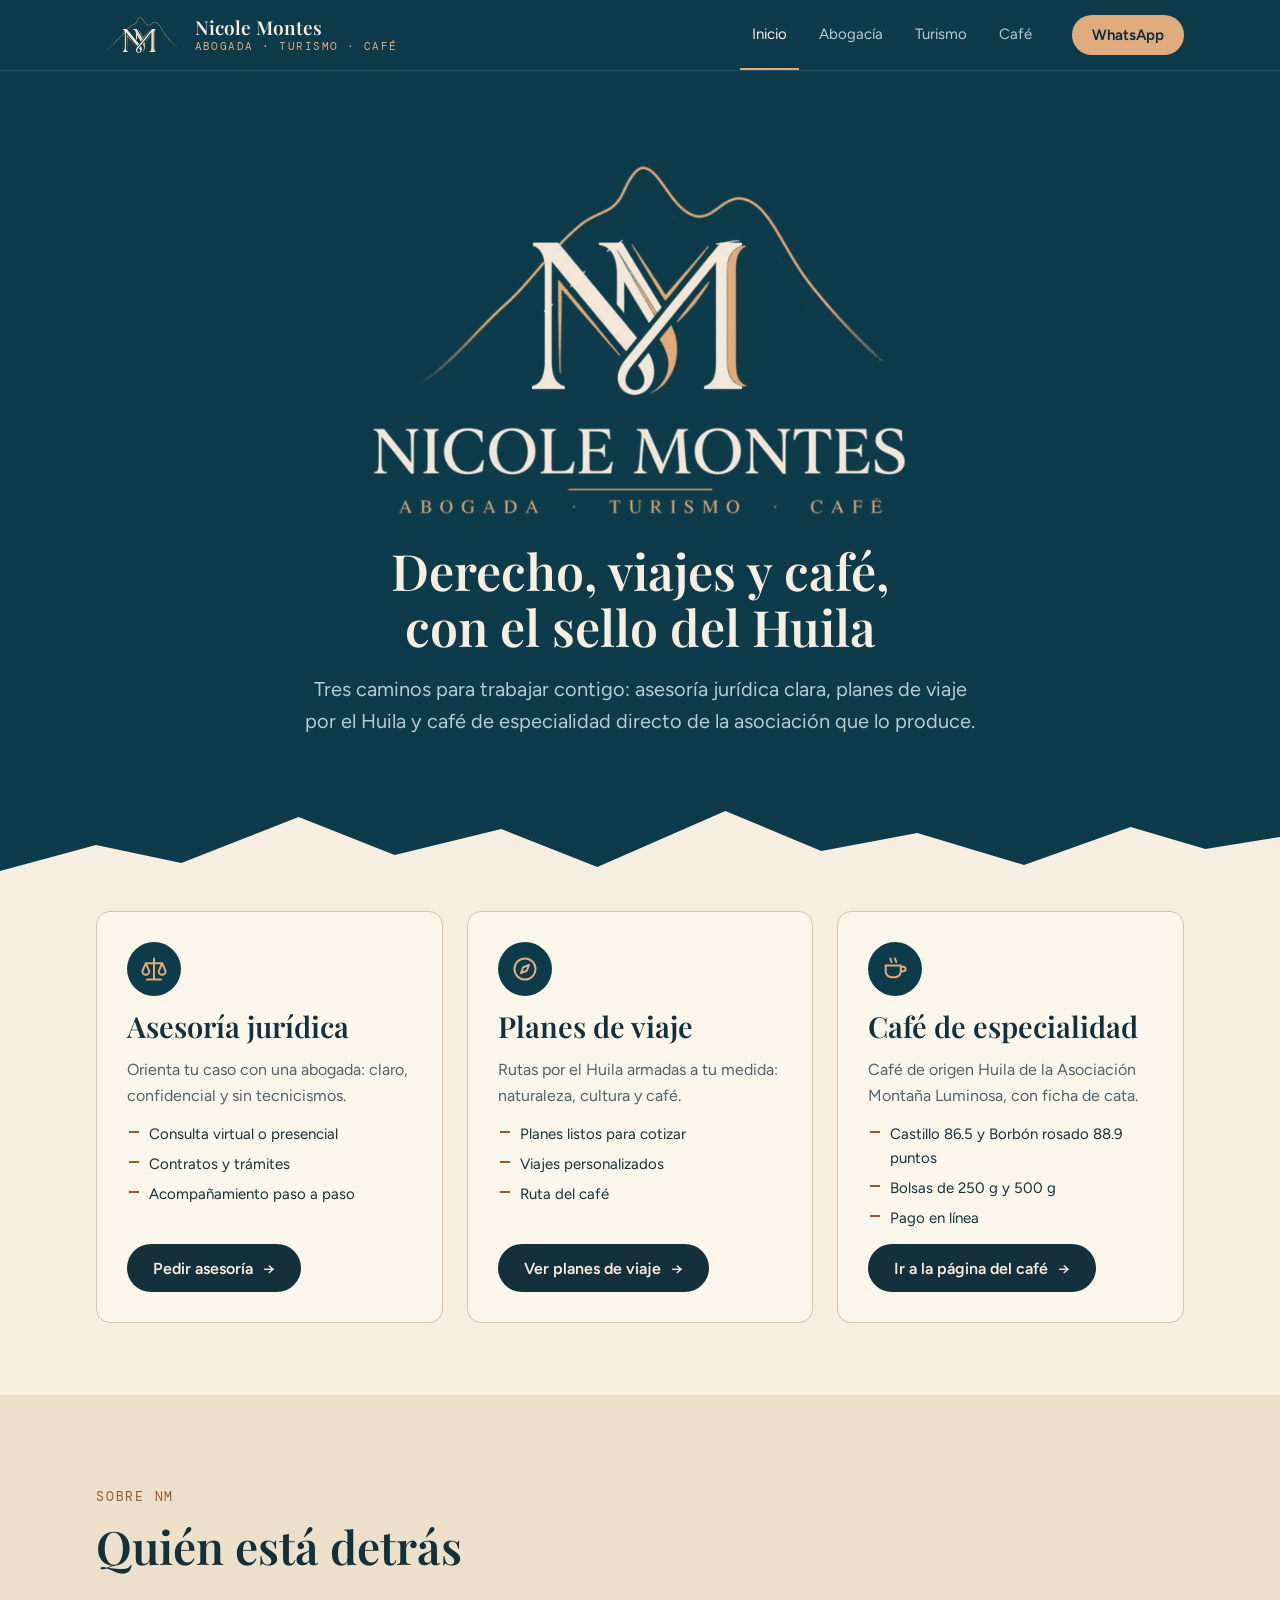
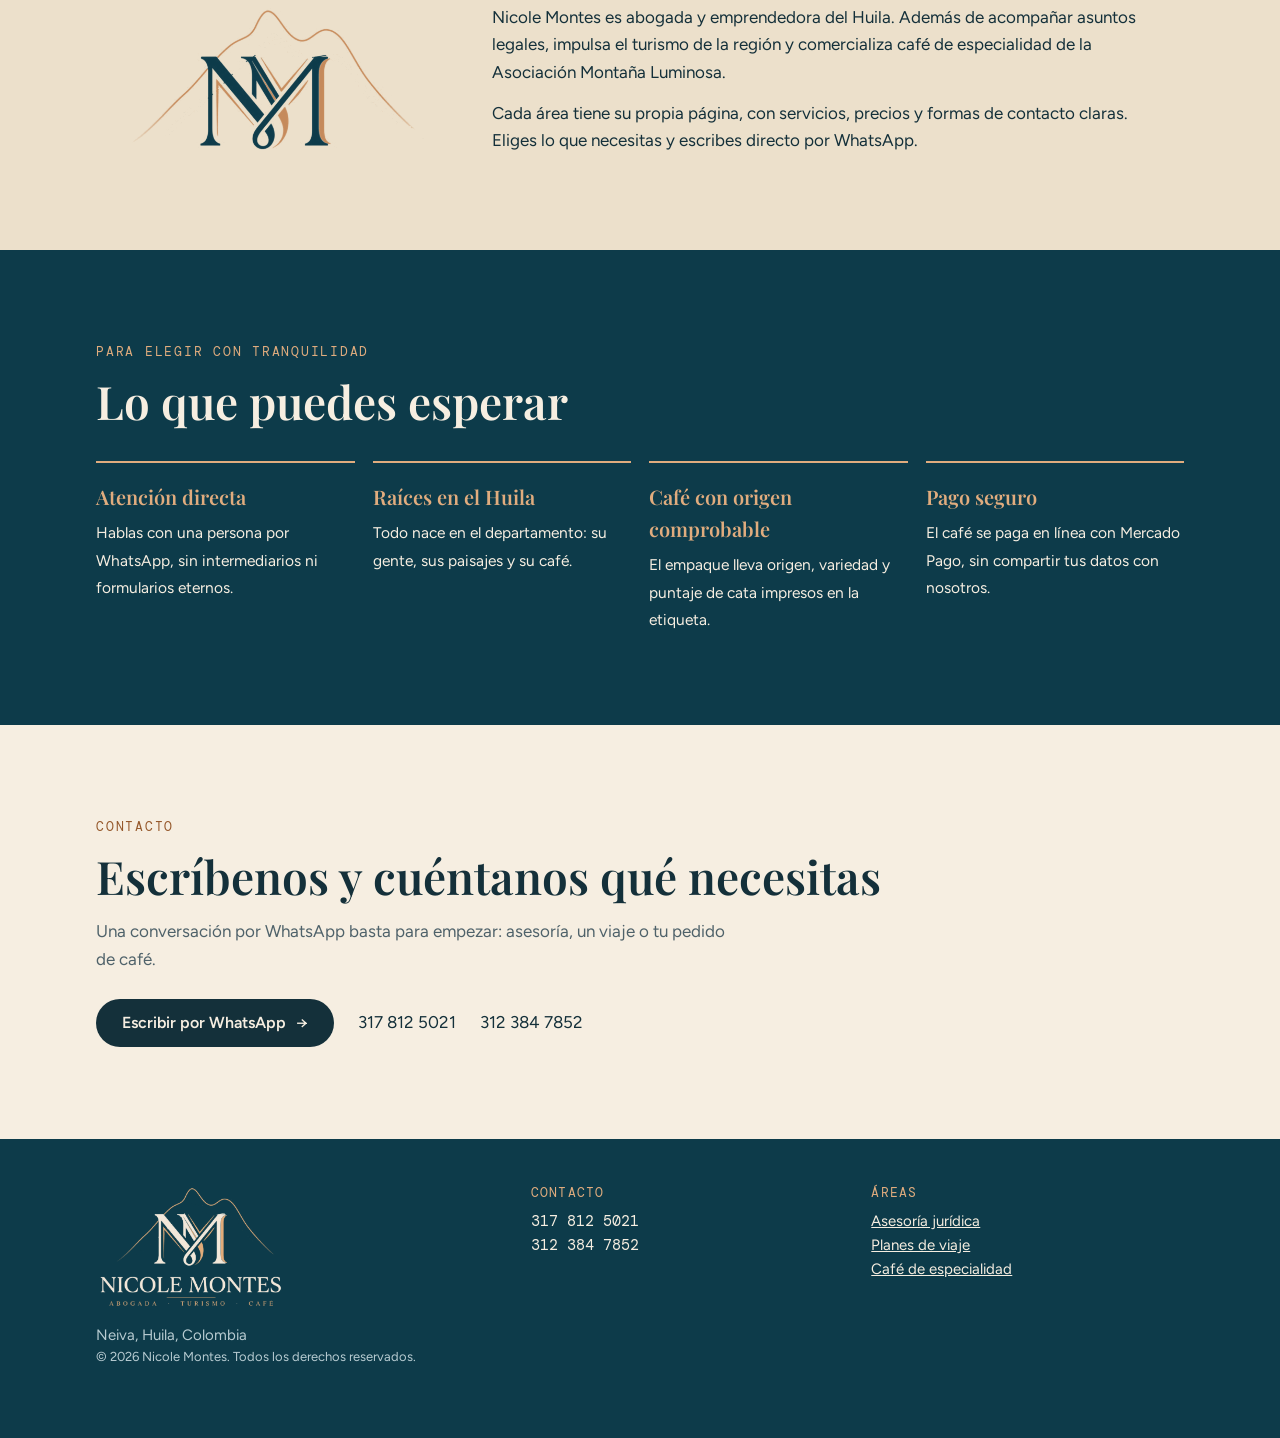
<file: index.html>
<!doctype html>
<html lang="es">
<head>
<meta charset="utf-8">
<meta name="viewport" content="width=device-width, initial-scale=1, viewport-fit=cover">
<title>Nicole Montes · Abogada, turismo y café del Huila</title>
<meta name="description" content="Asesoría jurídica, planes de viaje por el Huila y café de especialidad de la Asociación Montaña Luminosa.">
<meta property="og:type" content="website">
<meta property="og:title" content="Nicole Montes · Abogada, turismo y café del Huila">
<meta property="og:description" content="Asesoría jurídica, planes de viaje por el Huila y café de especialidad de la Asociación Montaña Luminosa.">
<meta name="theme-color" content="#0d3b4a">
<link rel="preconnect" href="https://fonts.googleapis.com">
<link rel="preconnect" href="https://fonts.gstatic.com" crossorigin>
<link rel="stylesheet" href="https://fonts.googleapis.com/css2?family=DM+Mono:wght@400;500&family=Figtree:wght@400;500;600&family=Playfair+Display:ital,wght@0,500;0,600;0,700;1,500;1,600&display=swap">
<link rel="stylesheet" href="site.css">
</head>
<body data-page="inicio">
<div id="site-header"></div>
<main>

  <section class="band hero hero-home">
    <div class="wrap">
      <img class="logo-full" src="img/nm-logo-claro.png" alt="Logo de Nicole Montes: monograma NM sobre una montaña. Abogada, turismo, café" width="560" height="377">
      <h1 id="hero-title"></h1>
      <p class="lead" id="hero-text"></p>
    </div>
    <svg class="ridge" viewBox="0 0 1200 110" preserveAspectRatio="none" aria-hidden="true" focusable="false">
      <path d="M0 110 L0 78 L90 52 L170 70 L280 24 L370 62 L470 36 L560 74 L680 18 L770 58 L860 40 L960 72 L1060 34 L1130 56 L1200 44 L1200 110 Z"/>
    </svg>
  </section>

  <section id="areas">
    <div class="wrap">
      <div class="doors" id="doors"></div>
    </div>
  </section>

  <section class="section story-sec" id="quien">
    <div class="wrap">
      <p class="eyebrow">Sobre NM</p>
      <h2 id="about-title"></h2>
      <div class="about-grid">
        <img src="img/nm-simbolo.png" alt="Monograma NM sobre una montaña" width="340" height="146">
        <div id="about-text"></div>
      </div>
    </div>
  </section>

  <section class="section trust">
    <div class="wrap">
      <p class="eyebrow">Para elegir con tranquilidad</p>
      <h2>Lo que puedes esperar</h2>
      <div class="proofs-home" id="proofs"></div>
    </div>
  </section>

  <section class="section" id="contacto">
    <div class="wrap">
      <p class="eyebrow">Contacto</p>
      <h2>Escríbenos y cuéntanos qué necesitas</h2>
      <p class="intro">Una conversación por WhatsApp basta para empezar: asesoría, un viaje o tu pedido de café.</p>
      <div class="contact">
        <a class="btn btn-solid arrow" id="contact-wa" href="#" target="_blank" rel="noopener">Escribir por WhatsApp</a>
        <span id="contact-extra" style="display:contents"></span>
      </div>
    </div>
  </section>

</main>
<div id="site-footer"></div>
<script src="contenido.js"></script>
<script src="site.js"></script>
</body>
</html>
</file>
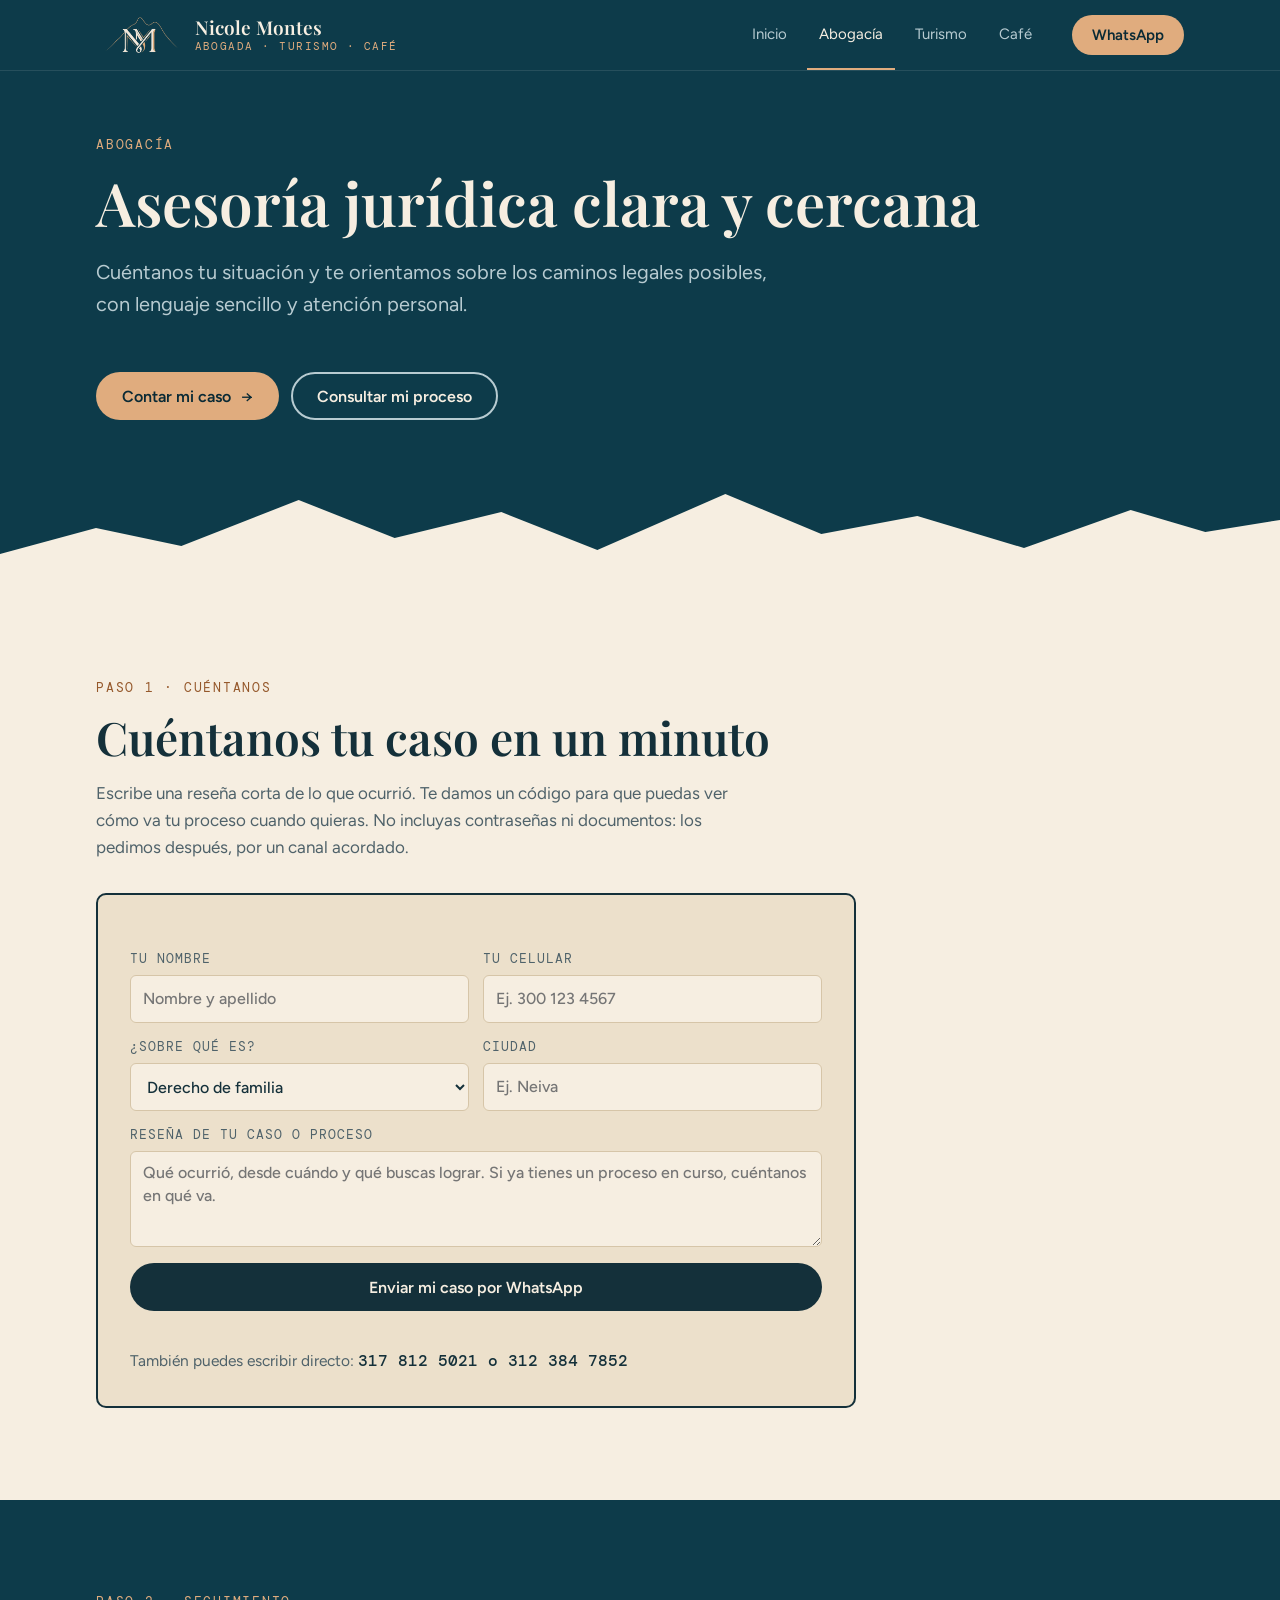
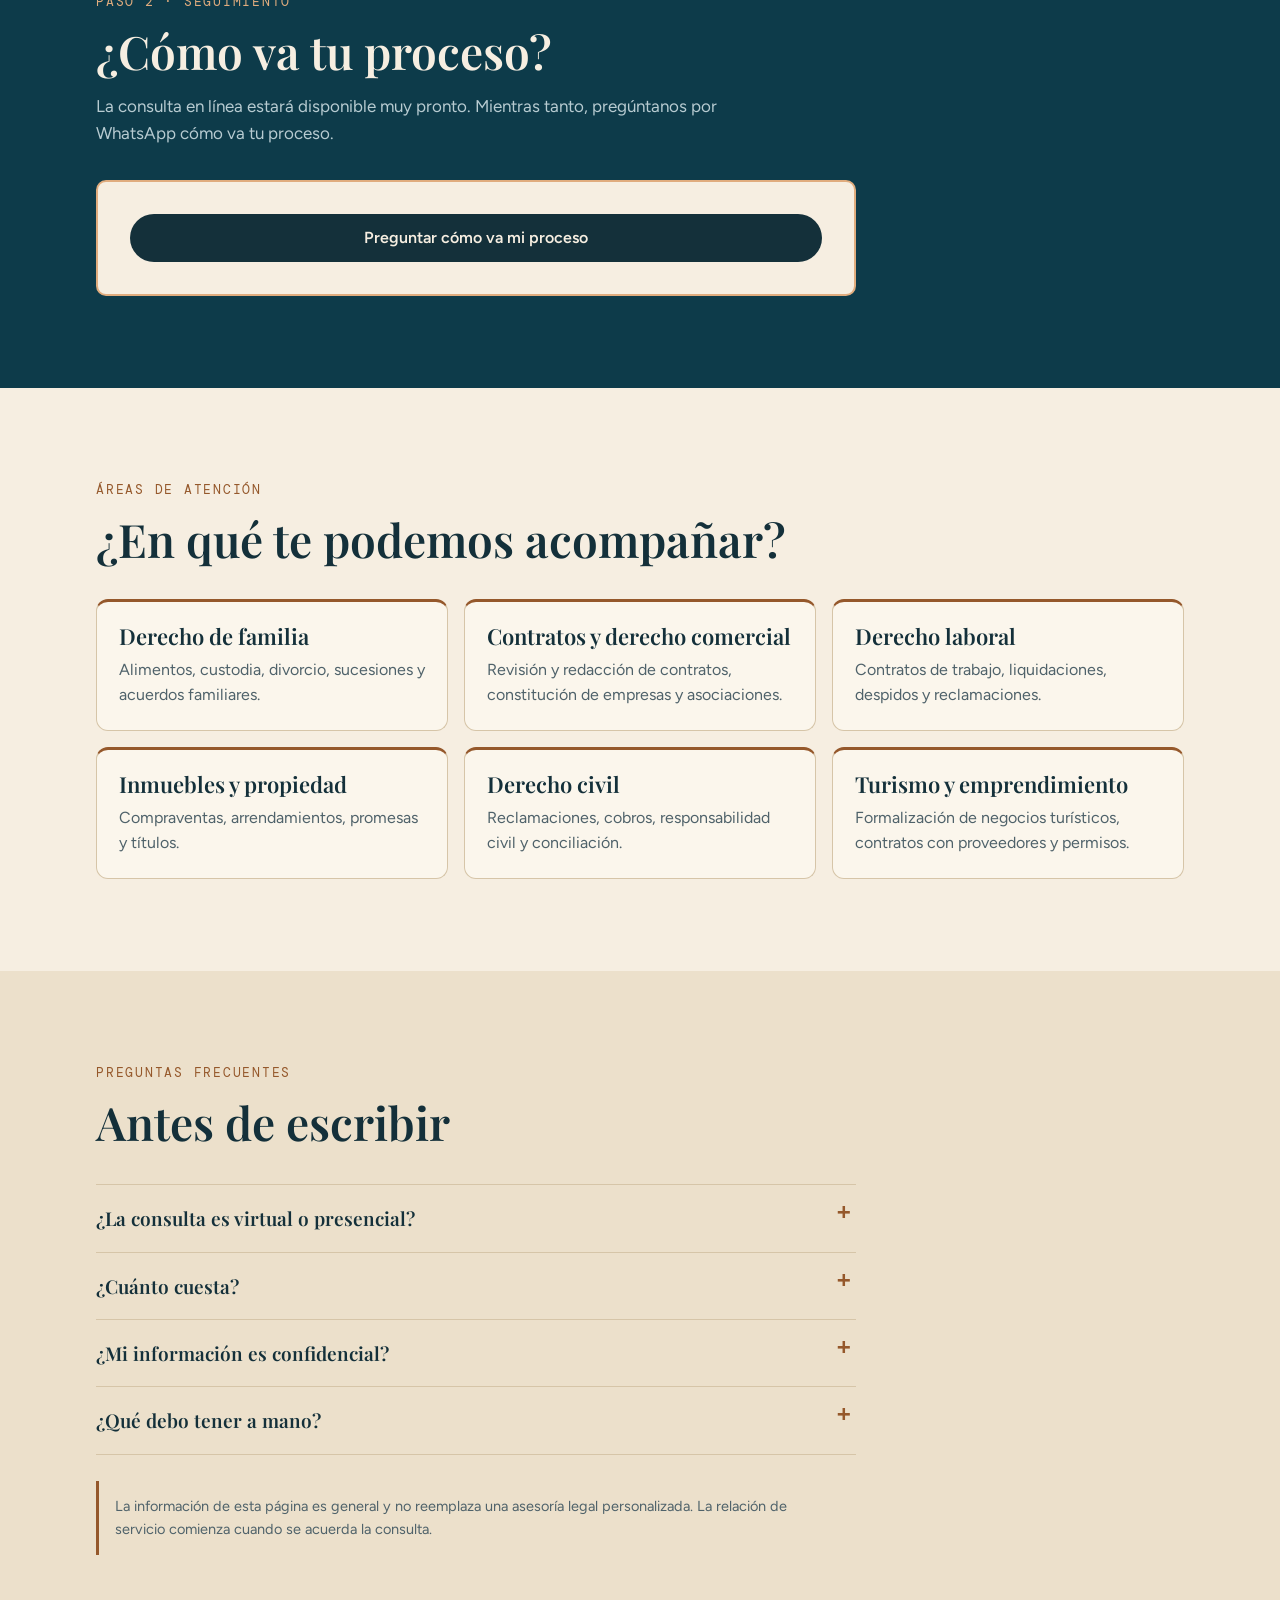
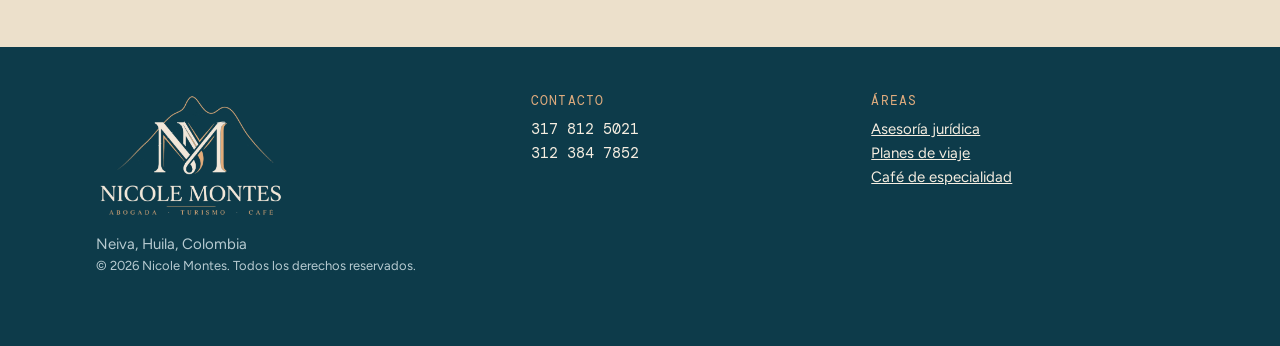
<file: abogacia.html>
<!doctype html>
<html lang="es">
<head>
<meta charset="utf-8">
<meta name="viewport" content="width=device-width, initial-scale=1, viewport-fit=cover">
<title>Asesoría jurídica · Nicole Montes, abogada</title>
<meta name="description" content="Cuenta tu caso en un minuto y consulta cómo va tu proceso desde esta página. Familia, contratos, laboral, inmuebles y más.">
<meta property="og:type" content="website">
<meta property="og:title" content="Asesoría jurídica · Nicole Montes, abogada">
<meta property="og:description" content="Cuenta tu caso en un minuto y consulta cómo va tu proceso desde esta página.">
<meta name="theme-color" content="#0d3b4a">
<link rel="preconnect" href="https://fonts.googleapis.com">
<link rel="preconnect" href="https://fonts.gstatic.com" crossorigin>
<link rel="stylesheet" href="https://fonts.googleapis.com/css2?family=DM+Mono:wght@400;500&family=Figtree:wght@400;500;600&family=Playfair+Display:ital,wght@0,500;0,600;0,700;1,500;1,600&display=swap">
<link rel="stylesheet" href="site.css">
</head>
<body data-page="abogacia">
<div id="site-header"></div>
<main>

  <section class="band hero small">
    <div class="wrap">
      <p class="eyebrow">Abogacía</p>
      <h1 id="hero-title" style="max-width:15em"></h1>
      <p class="lead" id="hero-text"></p>
      <div class="cred" id="cred"></div>
      <div class="cta-row">
        <a class="btn btn-gold arrow" href="#consulta">Contar mi caso</a>
        <a class="btn btn-line" href="#seguimiento">Consultar mi proceso</a>
      </div>
    </div>
    <svg class="ridge" viewBox="0 0 1200 110" preserveAspectRatio="none" aria-hidden="true" focusable="false">
      <path d="M0 110 L0 78 L90 52 L170 70 L280 24 L370 62 L470 36 L560 74 L680 18 L770 58 L860 40 L960 72 L1060 34 L1130 56 L1200 44 L1200 110 Z"/>
    </svg>
  </section>

  <section class="section" id="consulta">
    <div class="wrap">
      <p class="eyebrow">Paso 1 · Cuéntanos</p>
      <h2>Cuéntanos tu caso en un minuto</h2>
      <p class="intro">Escribe una reseña corta de lo que ocurrió. Te damos un código para que puedas ver cómo va tu proceso cuando quieras. No incluyas contraseñas ni documentos: los pedimos después, por un canal acordado.</p>
      <form class="order" id="consulta-form" autocomplete="off" style="margin-top:32px;max-width:760px">
        <div class="fields">
          <div class="fields-2">
            <div class="field"><label for="a-nombre">Tu nombre</label><input id="a-nombre" type="text" maxlength="80" placeholder="Nombre y apellido" autocomplete="name"></div>
            <div class="field"><label for="a-tel">Tu celular</label><input id="a-tel" type="text" inputmode="tel" maxlength="25" placeholder="Ej. 300 123 4567" autocomplete="tel"></div>
          </div>
          <div class="fields-2">
            <div class="field"><label for="a-tema">¿Sobre qué es?</label><select id="a-tema"></select></div>
            <div class="field"><label for="a-ciudad">Ciudad</label><input id="a-ciudad" type="text" maxlength="60" placeholder="Ej. Neiva"></div>
          </div>
          <div class="field"><label for="a-caso">Reseña de tu caso o proceso</label><textarea id="a-caso" maxlength="1500" placeholder="Qué ocurrió, desde cuándo y qué buscas lograr. Si ya tienes un proceso en curso, cuéntanos en qué va."></textarea></div>
        </div>
        <div class="order-actions">
          <button class="btn btn-solid btn-wide" id="a-enviar" type="submit">Enviar mi caso</button>
          <a class="btn btn-ghost btn-wide" id="a-wa" href="#" target="_blank" rel="noopener">Prefiero enviarlo por WhatsApp</a>
        </div>
        <p class="status" id="a-estado" role="status"></p>
        <div class="resultado" id="a-ok" hidden>
          <p class="r-tag">Tu caso quedó registrado</p>
          <p class="r-code" id="a-codigo"></p>
          <p>Guarda este código. Con él y tu celular puedes ver cómo va tu proceso más abajo, en <a href="#seguimiento">Consultar mi proceso</a>. Te escribiremos pronto.</p>
          <button class="btn btn-ghost btn-sm" id="a-copiar" type="button">Copiar código</button>
        </div>
        <p class="phones">También puedes escribir directo: <b data-tels></b></p>
      </form>
    </div>
  </section>

  <section class="section trust" id="seguimiento">
    <div class="wrap">
      <p class="eyebrow">Paso 2 · Seguimiento</p>
      <h2>¿Cómo va tu proceso?</h2>
      <p class="intro" id="s-intro">Escribe tu código y el celular con el que registraste el caso.</p>
      <form class="order seguir" id="seguir-form" autocomplete="off" style="margin-top:32px;max-width:760px">
        <div class="fields-2">
          <div class="field"><label for="s-codigo">Código del caso</label><input id="s-codigo" type="text" maxlength="20" placeholder="NM-XXXXXXXX" autocapitalize="characters"></div>
          <div class="field"><label for="s-tel">Celular</label><input id="s-tel" type="text" inputmode="tel" maxlength="25" placeholder="El que usaste al registrarte"></div>
        </div>
        <div class="order-actions">
          <button class="btn btn-solid btn-wide" id="s-ver" type="submit">Ver mi proceso</button>
        </div>
        <p class="status" id="s-estado" role="status"></p>
        <div class="resultado" id="s-res" hidden></div>
      </form>
    </div>
  </section>

  <section class="section" id="areas">
    <div class="wrap">
      <p class="eyebrow">Áreas de atención</p>
      <h2>¿En qué te podemos acompañar?</h2>
      <div class="areas" id="areas-list"></div>
    </div>
  </section>

  <section class="section story-sec" id="dudas">
    <div class="wrap">
      <p class="eyebrow">Preguntas frecuentes</p>
      <h2>Antes de escribir</h2>
      <div class="faq" id="faq"></div>
      <p class="aviso" id="aviso"></p>
    </div>
  </section>

</main>
<div id="site-footer"></div>
<script src="contenido.js"></script>
<script src="site.js"></script>
</body>
</html>
</file>
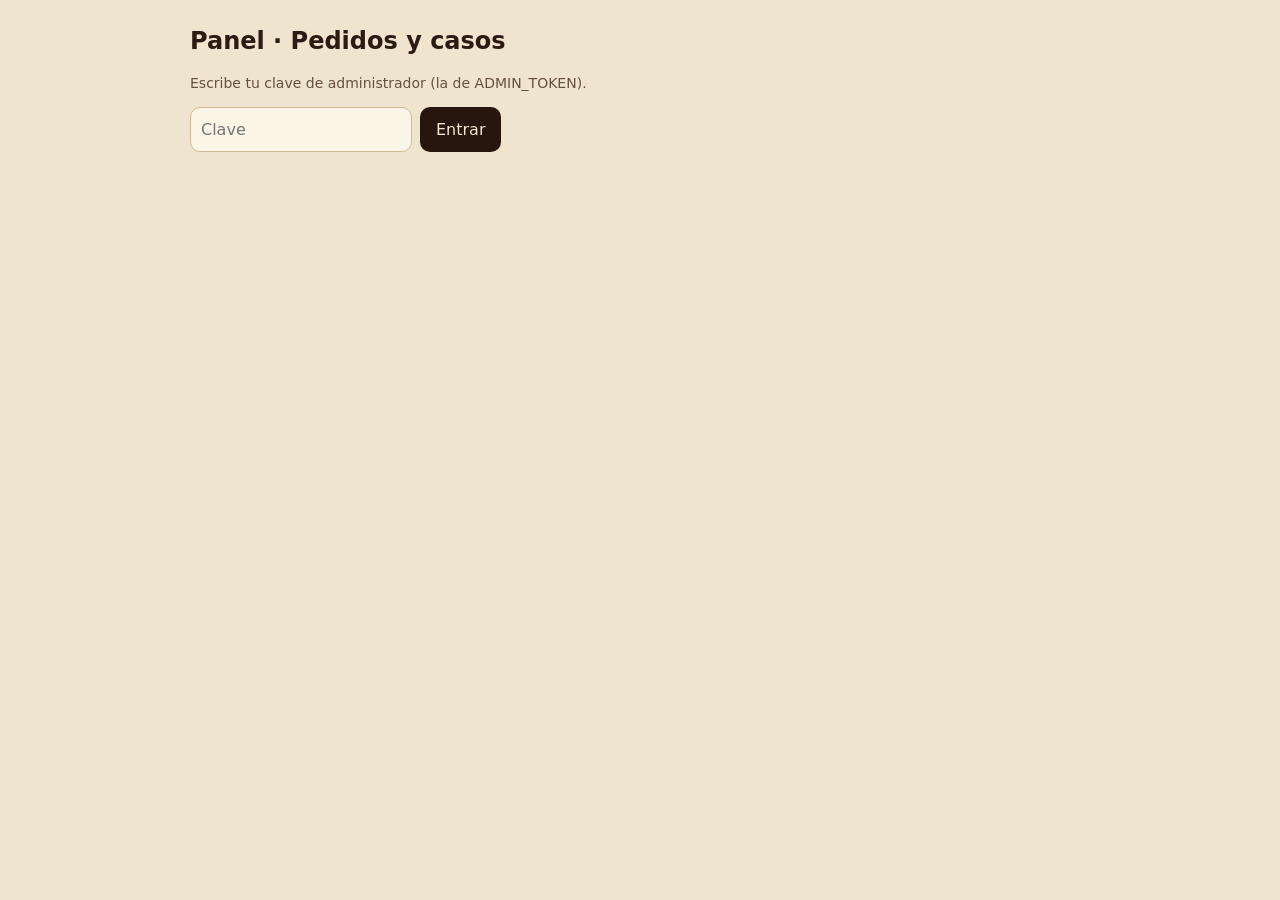
<file: admin.html>
<!doctype html>
<html lang="es">
<head>
<meta charset="utf-8">
<meta name="viewport" content="width=device-width, initial-scale=1">
<meta name="robots" content="noindex,nofollow">
<title>Panel · Pedidos y casos</title>
<style>
:root{--bg:#efe4cd;--card:#fbf5e8;--ink:#2b1b14;--muted:#65503f;--line:#cdb995;--btn:#26160e;--btn-ink:#f3e7d1;--ok:#2f6b3b;--bad:#a63a26}
@media (prefers-color-scheme:dark){:root{--bg:#170f0b;--card:#21150f;--ink:#f1e5cf;--muted:#c0aa90;--line:#3d2a1e;--btn:#e0a156;--btn-ink:#1d110b;--ok:#7fc58d;--bad:#ef8a76}}
*{box-sizing:border-box}body{margin:0;background:var(--bg);color:var(--ink);font:16px/1.45 system-ui,sans-serif;padding:16px}
main{max-width:900px;margin:0 auto}h1{font-size:24px;margin:8px 0 14px}
button,select,input,textarea{font:inherit;color:inherit}
button{background:var(--btn);color:var(--btn-ink);border:0;border-radius:10px;padding:10px 16px;cursor:pointer;min-height:44px}
button.g{background:transparent;color:var(--ink);border:1px solid var(--line)}
input,select,textarea{background:var(--card);border:1px solid var(--line);border-radius:10px;padding:10px;width:100%;min-height:44px}
.bar{display:flex;gap:8px;flex-wrap:wrap;margin-bottom:14px}.bar>*{width:auto}
.o{background:var(--card);border:1px solid var(--line);border-radius:14px;padding:14px;margin-bottom:12px}
.o h2{font-size:17px;margin:0 0 4px;display:flex;justify-content:space-between;gap:8px;flex-wrap:wrap}
.st{font-size:13px;border:1px solid var(--line);border-radius:99px;padding:2px 10px}
.st.pagado,.st.enviado,.st.entregado{color:var(--ok);border-color:var(--ok)}.st.rechazado,.st.cancelado{color:var(--bad);border-color:var(--bad)}
.m{color:var(--muted);font-size:14px}ul{margin:8px 0;padding-left:18px}
.row{display:flex;gap:8px;flex-wrap:wrap;margin-top:10px}.row>*{flex:1 1 160px}
#msg{color:var(--bad);min-height:1.4em}
</style>
</head>
<body>
<main>
<h1>Panel · Pedidos y casos</h1>
<div id="login">
  <p class="m">Escribe tu clave de administrador (la de ADMIN_TOKEN).</p>
  <div class="bar"><input id="tok" type="password" placeholder="Clave" autocomplete="current-password" style="max-width:320px"><button id="go">Entrar</button></div>
</div>
<div id="app" hidden>
  <div class="bar">
    <button id="t-ped">Pedidos de café</button><button class="g" id="t-cas">Casos jurídicos</button>
    <button class="g" id="out">Salir</button>
  </div>
  <div id="pedidos">
    <div class="bar">
      <select id="f"><option value="">Todos</option><option>pendiente</option><option>pagado</option><option>enviado</option><option>entregado</option><option>rechazado</option><option>cancelado</option></select>
      <button class="g" id="rf">Actualizar</button>
      <span class="m" id="sum" style="align-self:center"></span>
    </div>
    <div id="list"></div>
  </div>
  <div id="casos" hidden>
    <div class="bar">
      <select id="cf"><option value="">Todos</option><option>recibido</option><option>en revisión</option><option>pendiente de documentos</option><option>en trámite</option><option>finalizado</option></select>
      <button class="g" id="crf">Actualizar</button>
      <span class="m" id="csum" style="align-self:center"></span>
    </div>
    <div id="clist"></div>
  </div>
</div>
<p id="msg" role="status"></p>
</main>
<script>
// URL de tu función admin-orders (ver LEEME): https://TU-PROYECTO.supabase.co/functions/v1/admin-orders
var API = "";
// URL de tu función admin-casos: https://TU-PROYECTO.supabase.co/functions/v1/admin-casos
var API_CASOS = "";
var $ =function (i) { return document.getElementById(i); };
var esc = function (s) { return String(s == null ? "" : s).replace(/[&<>"]/g, function (c) { return { "&": "&amp;", "<": "&lt;", ">": "&gt;", '"': "&quot;" }[c]; }); };
var cop = function (n) { return "$" + Math.round(n).toString().replace(/\B(?=(\d{3})+(?!\d))/g, "."); };
var ESTADOS = ["pendiente", "pagado", "enviado", "entregado", "rechazado", "cancelado"];
var tok = ""; try { tok = sessionStorage.getItem("ml-admin") || ""; } catch (e) {}
var orders = [];

function call(method, body, url) {
  return fetch(url || API, { method: method, headers: { "x-admin-token": tok, "Content-Type": "application/json" }, body: body ? JSON.stringify(body) : undefined })
    .then(function (r) { return r.json().then(function (d) { if (!r.ok) throw new Error(d.error || "Error"); return d; }); });
}
function load() {
  $("msg").textContent = "";
  if (!API) { $("msg").textContent = "Falta configurar API en admin.html."; return; }
  call("GET").then(function (d) {
    orders = d.orders; $("login").hidden = true; $("app").hidden = false;
    try { sessionStorage.setItem("ml-admin", tok); } catch (e) {}
    render();
  }).catch(function (e) { $("msg").textContent = e.message === "No autorizado" ? "Clave incorrecta." : "No se pudo cargar: " + e.message; });
}
function render() {
  var f = $("f").value, rows = orders.filter(function (o) { return !f || o.status === f; });
  var paid = orders.filter(function (o) { return ["pagado", "enviado", "entregado"].indexOf(o.status) >= 0; });
  $("sum").textContent = paid.length + " pagados · " + cop(paid.reduce(function (a, o) { return a + o.total; }, 0));
  $("list").innerHTML = rows.length ? rows.map(function (o) {
    var items = o.items.map(function (i) { return "<li>" + esc(i.nombre) + " · " + i.size + " g · " + esc(i.molienda) + " × " + i.q + "</li>"; }).join("");
    var tel = String(o.cliente_tel).replace(/\D/g, ""); if (tel.length === 10) tel = "57" + tel;
    return '<div class="o" data-id="' + o.id + '"><h2><span>' + esc(o.cliente_nombre) + " · " + cop(o.total) + '</span><span class="st ' + o.status + '">' + o.status + "</span></h2>" +
      '<div class="m">' + new Date(o.created_at).toLocaleString("es-CO") + " · " + esc(o.ciudad) + (o.direccion ? " · " + esc(o.direccion) : "") + "</div><ul>" + items + "</ul>" +
      '<div class="m">' + esc(o.cliente_tel) + " · " + esc(o.cliente_email) + (o.mp_payment_id ? " · MP #" + esc(o.mp_payment_id) : "") + "</div>" +
      '<div class="row"><select class="s">' + ESTADOS.map(function (s) { return "<option" + (s === o.status ? " selected" : "") + ">" + s + "</option>"; }).join("") + "</select>" +
      '<input class="n" placeholder="Notas (guía de envío, etc.)" maxlength="500" value="' + esc(o.notas || "") + '"><button class="sv">Guardar</button>' +
      '<a href="https://wa.me/' + tel + '" target="_blank" rel="noopener"><button class="g" type="button" style="width:100%">WhatsApp</button></a></div></div>';
  }).join("") : '<p class="m">No hay pedidos.</p>';
}
$("list").addEventListener("click", function (e) {
  var b = e.target.closest(".sv"); if (!b) return;
  var card = b.closest(".o"), id = card.getAttribute("data-id");
  b.textContent = "Guardando…";
  call("POST", { id: id, status: card.querySelector(".s").value, notas: card.querySelector(".n").value })
    .then(load).catch(function (er) { $("msg").textContent = er.message; b.textContent = "Guardar"; });
});
/* ---------- Casos jurídicos ---------- */
var CESTADOS = ["recibido", "en revisión", "pendiente de documentos", "en trámite", "finalizado"];
var casos = [];
function loadCasos() {
  $("msg").textContent = "";
  if (!API_CASOS) { $("clist").innerHTML = '<p class="m">Falta configurar API_CASOS en admin.html.</p>'; return; }
  call("GET", null, API_CASOS).then(function (d) { casos = d.casos; renderCasos(); })
    .catch(function (e) { $("msg").textContent = "No se pudo cargar: " + e.message; });
}
function renderCasos() {
  var f = $("cf").value, rows = casos.filter(function (c) { return !f || c.estado === f; });
  $("csum").textContent = casos.filter(function (c) { return c.estado !== "finalizado"; }).length + " abiertos de " + casos.length;
  $("clist").innerHTML = rows.length ? rows.map(function (c) {
    var tel = String(c.tel).replace(/\D/g, ""); if (tel.length === 10) tel = "57" + tel;
    var ups = (c.actualizaciones || []).map(function (u) { return "<li>" + new Date(u.fecha).toLocaleDateString("es-CO") + " · " + esc(u.mensaje) + "</li>"; }).join("");
    return '<div class="o" data-id="' + c.id + '"><h2><span>' + esc(c.nombre) + " · " + esc(c.codigo) + '</span><span class="st">' + esc(c.estado) + "</span></h2>" +
      '<div class="m">' + new Date(c.created_at).toLocaleString("es-CO") + " · " + esc(c.tema) + (c.ciudad ? " · " + esc(c.ciudad) : "") + " · " + esc(c.tel) + "</div>" +
      '<p style="white-space:pre-wrap">' + esc(c.resumen) + "</p>" + (ups ? '<div class="m">Novedades que ve el cliente:</div><ul>' + ups + "</ul>" : "") +
      '<div class="row"><select class="s">' + CESTADOS.map(function (s) { return "<option" + (s === c.estado ? " selected" : "") + ">" + s + "</option>"; }).join("") + "</select>" +
      '<input class="n" placeholder="Novedad para el cliente (la verá al consultar)" maxlength="500">' +
      '<input class="i" placeholder="Nota interna (privada)" maxlength="1000" value="' + esc(c.notas_internas || "") + '"><button class="sv">Guardar</button>' +
      '<a href="https://wa.me/' + tel + '" target="_blank" rel="noopener"><button class="g" type="button" style="width:100%">WhatsApp</button></a></div></div>';
  }).join("") : '<p class="m">No hay casos.</p>';
}
$("clist").addEventListener("click", function (e) {
  var b = e.target.closest(".sv"); if (!b) return;
  var card = b.closest(".o");
  b.textContent = "Guardando…";
  call("POST", { id: card.getAttribute("data-id"), estado: card.querySelector(".s").value, mensaje: card.querySelector(".n").value, notas_internas: card.querySelector(".i").value }, API_CASOS)
    .then(loadCasos).catch(function (er) { $("msg").textContent = er.message; b.textContent = "Guardar"; });
});
function tab(which) {
  var cas = which === "casos";
  $("pedidos").hidden = cas; $("casos").hidden = !cas;
  $("t-ped").className = cas ? "g" : ""; $("t-cas").className = cas ? "" : "g";
  if (cas) loadCasos();
}
$("t-ped").onclick = function () { tab("pedidos"); }; $("t-cas").onclick = function () { tab("casos"); };
$("cf").onchange = renderCasos; $("crf").onclick = loadCasos;

$("go").onclick = function () { tok = $("tok").value; load(); };
$("tok").onkeydown = function (e) { if (e.key === "Enter") $("go").click(); };
$("f").onchange = render; $("rf").onclick = load;
$("out").onclick = function () { try { sessionStorage.removeItem("ml-admin"); } catch (e) {} location.reload(); };
if (tok) load();
</script>
</body>
</html>
</file>
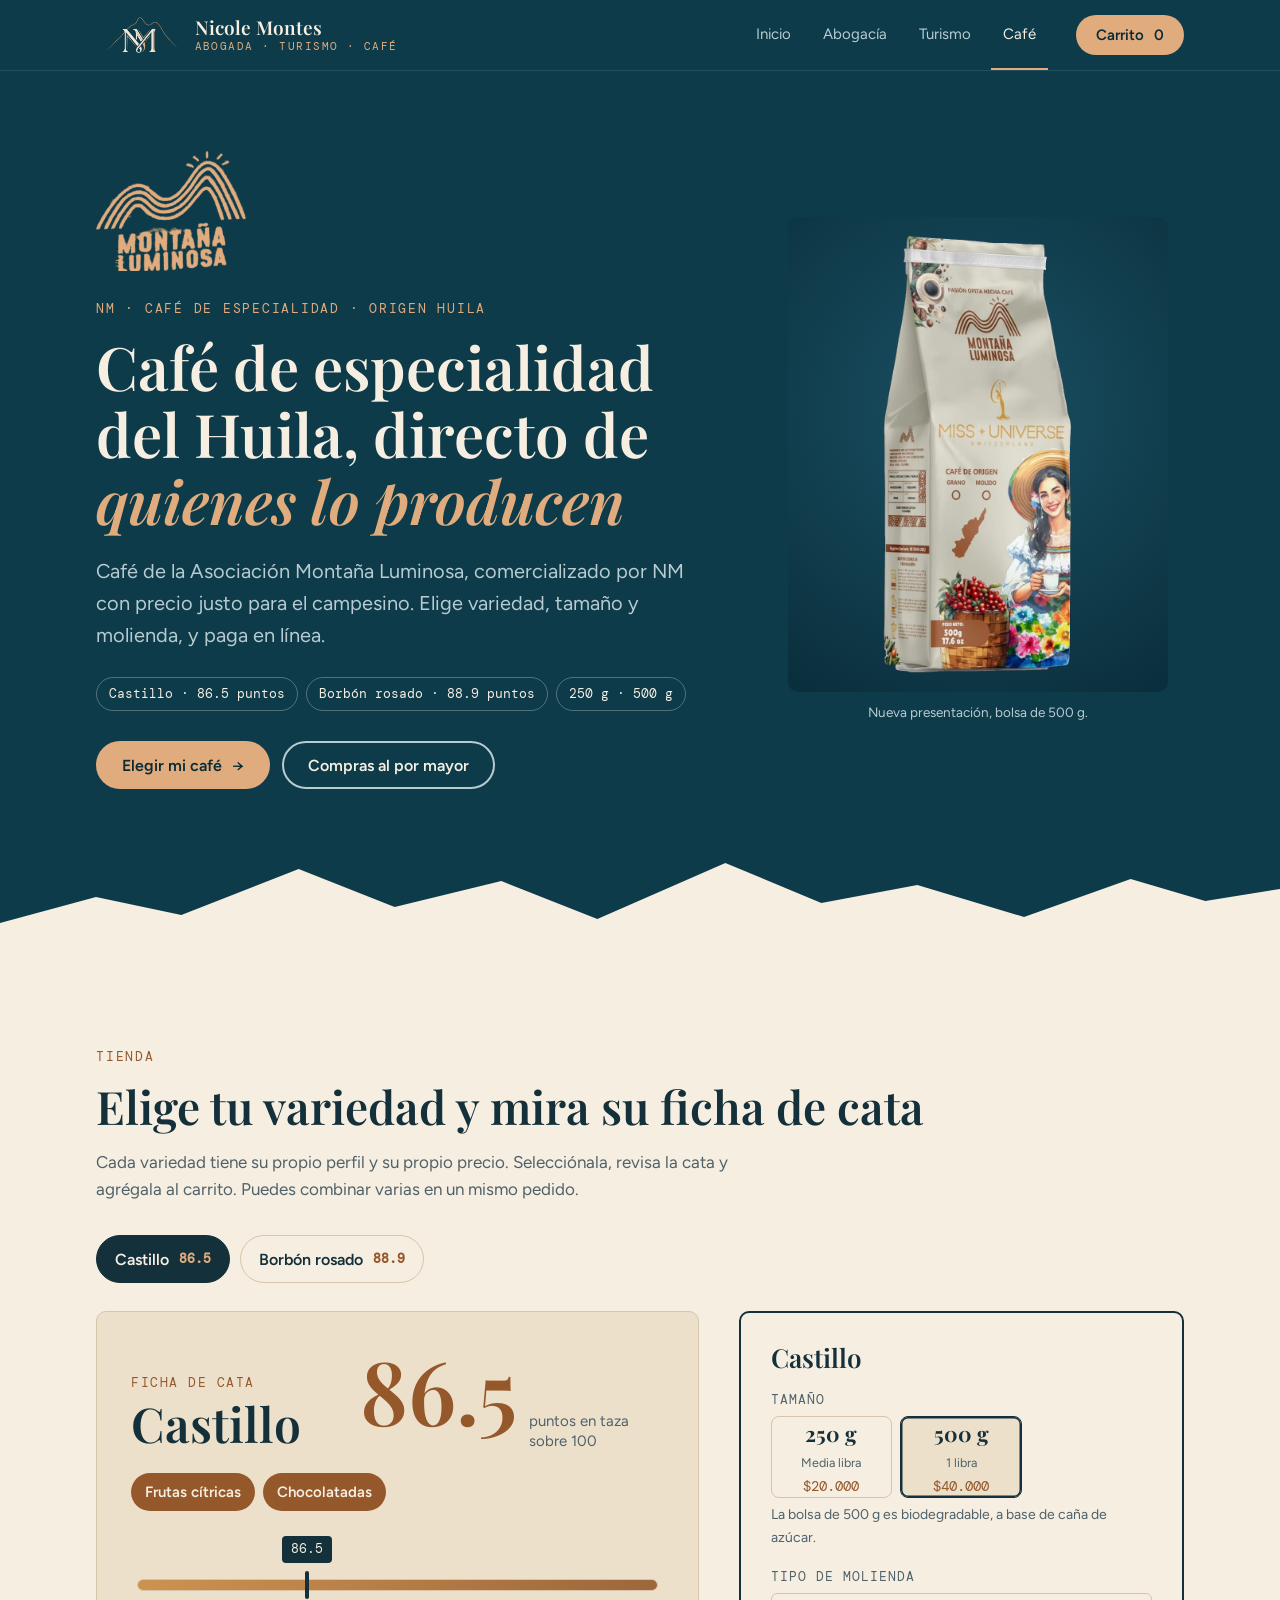
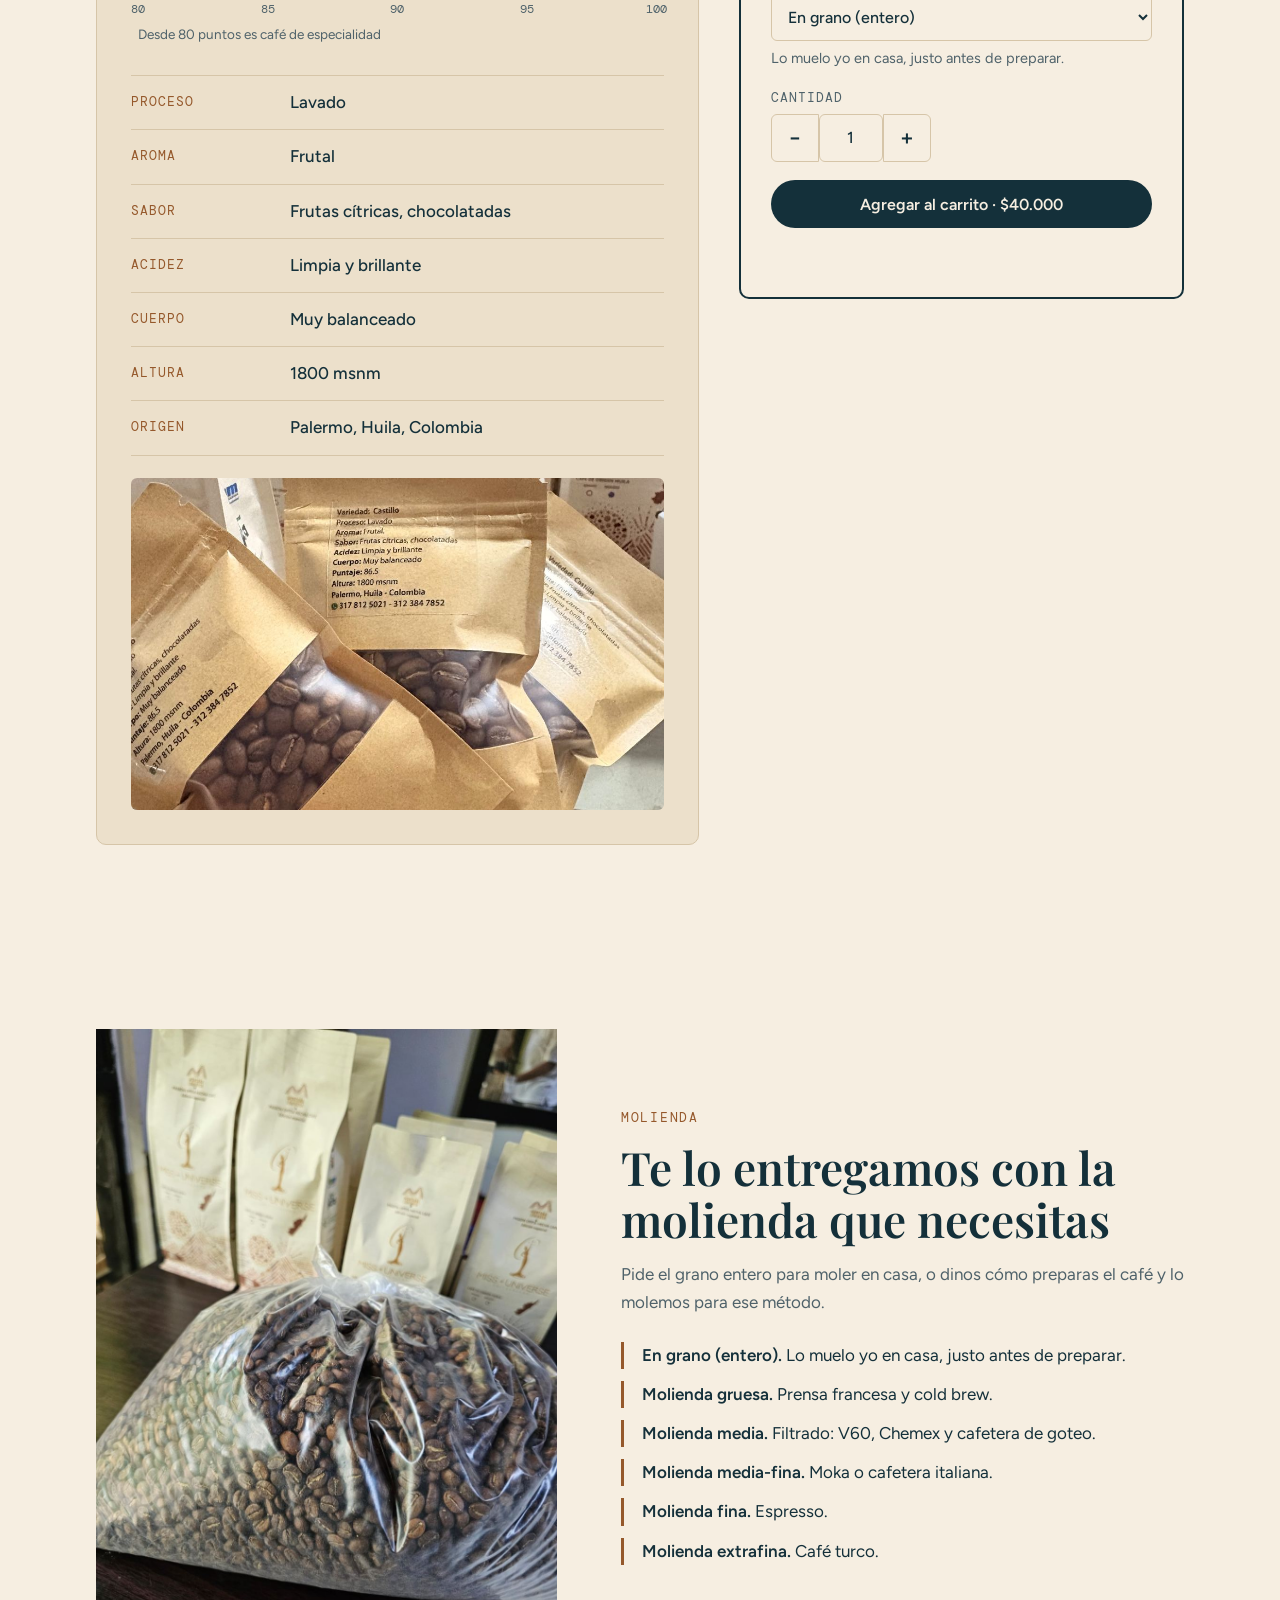
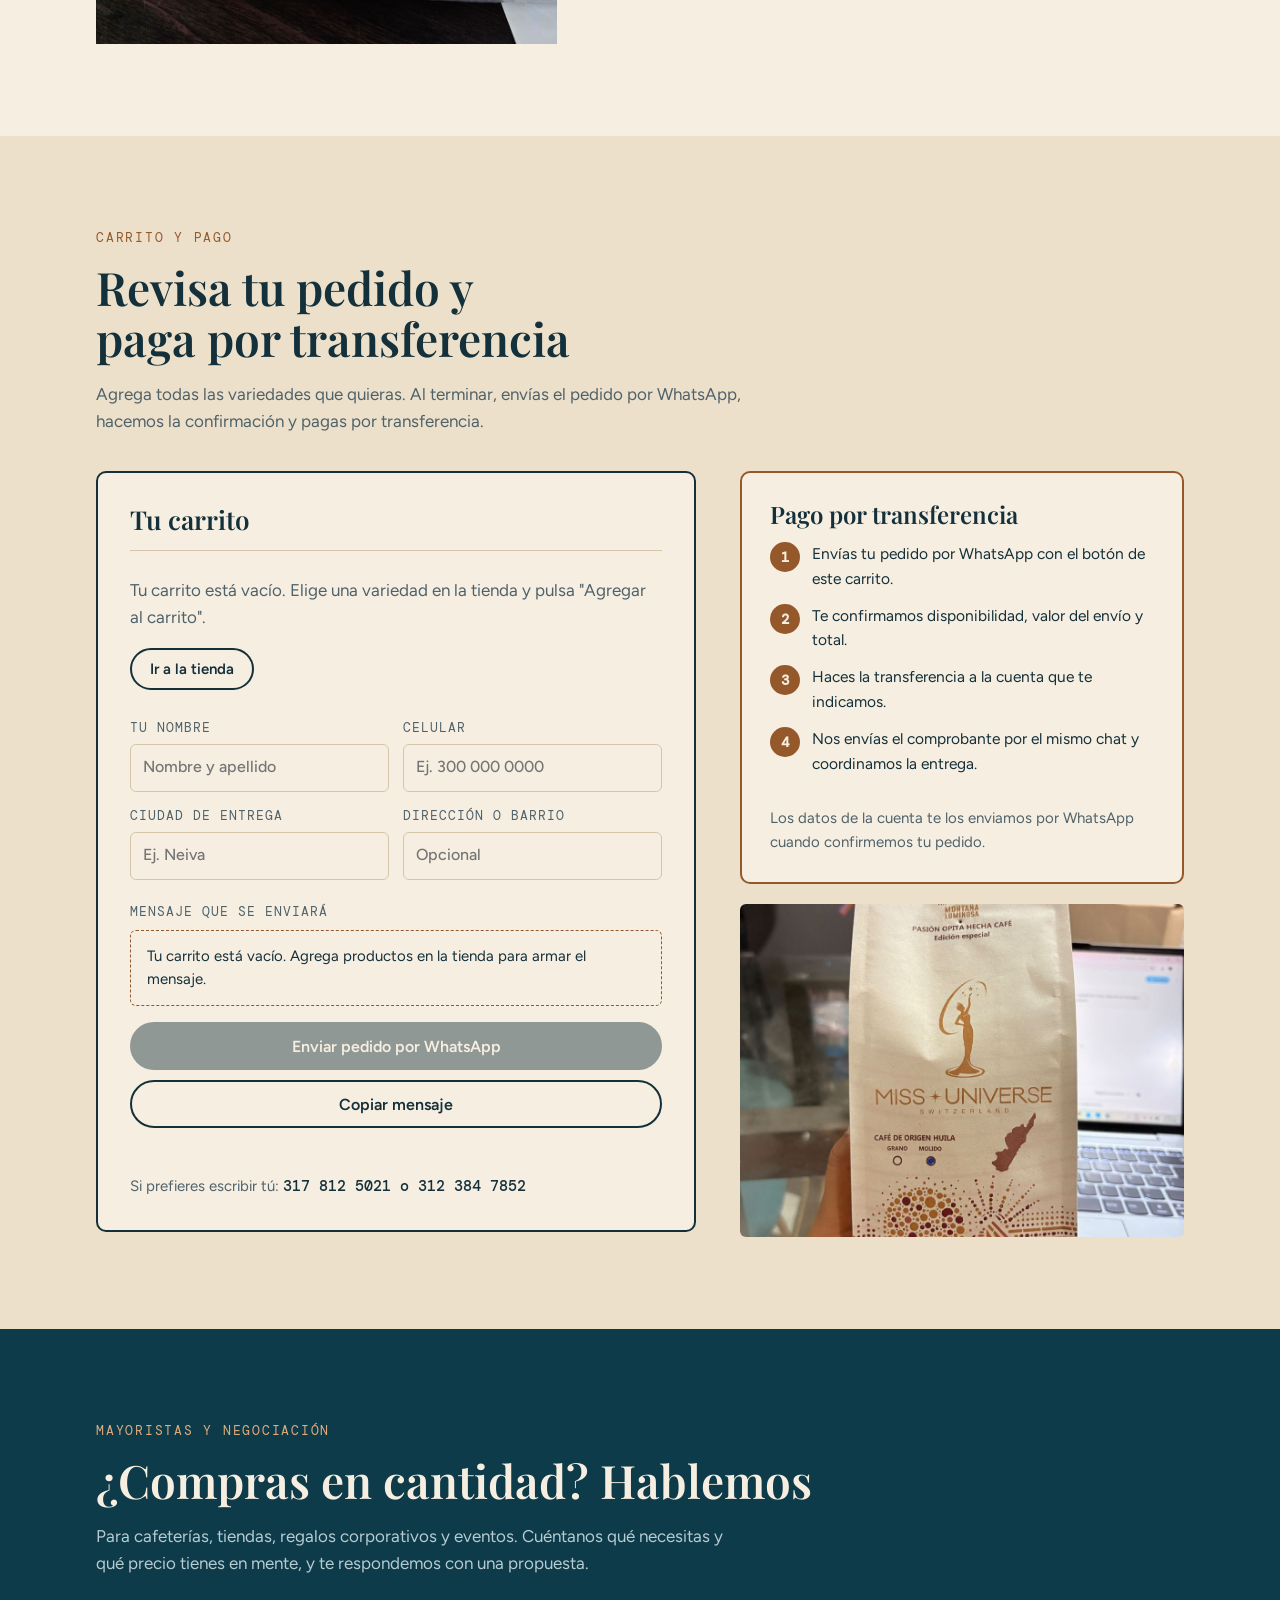
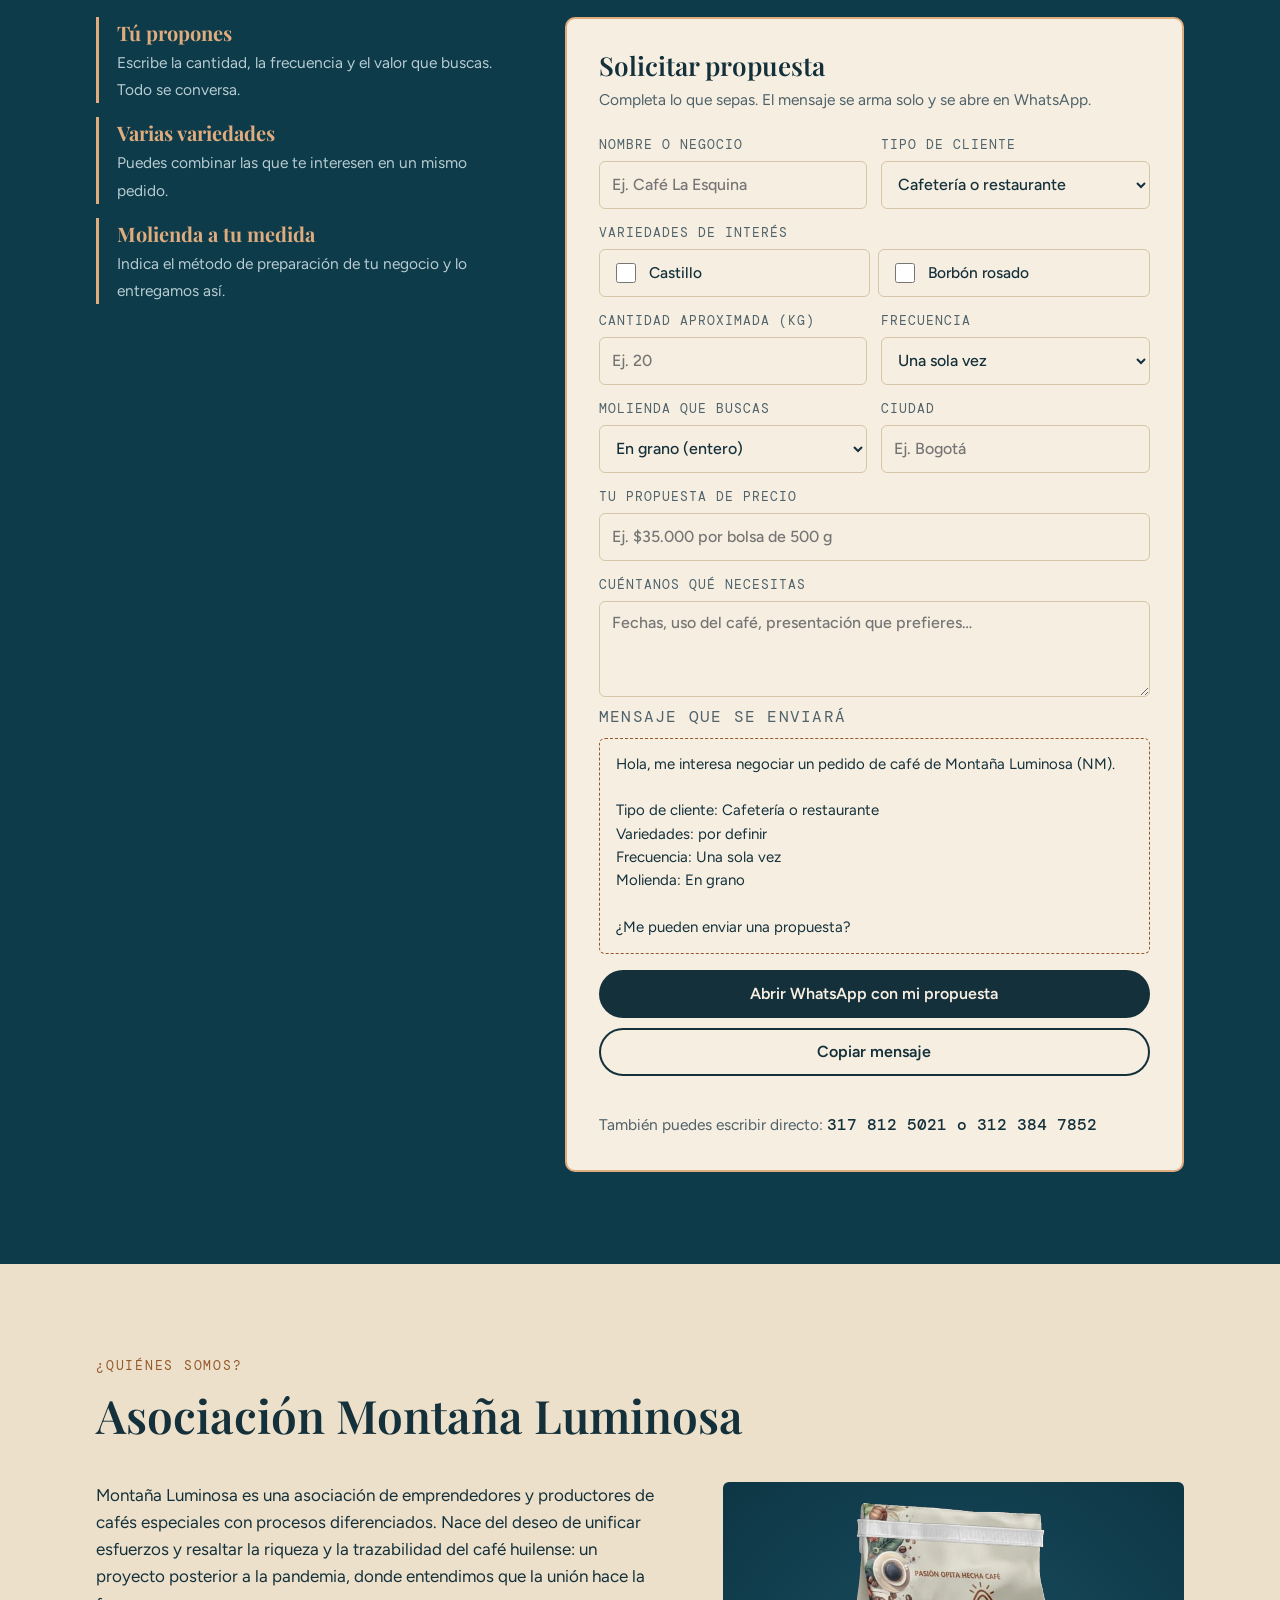
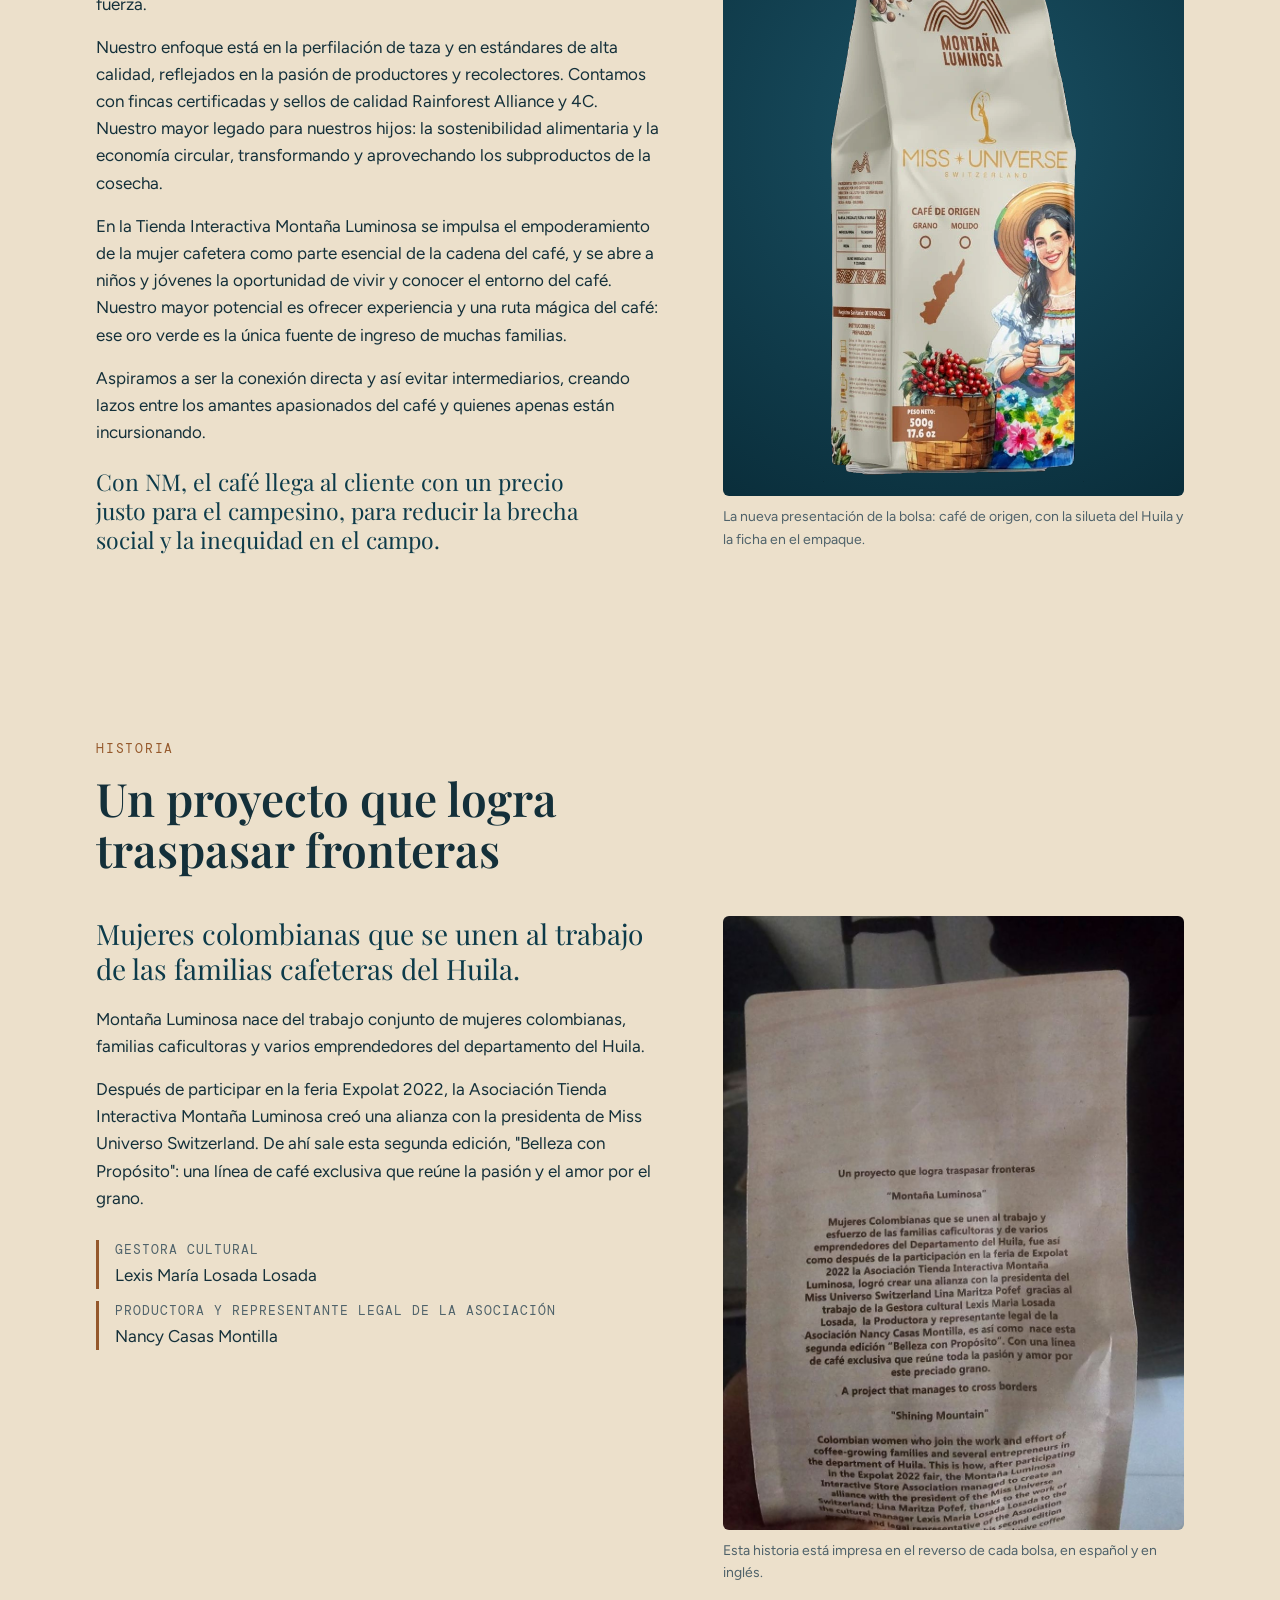
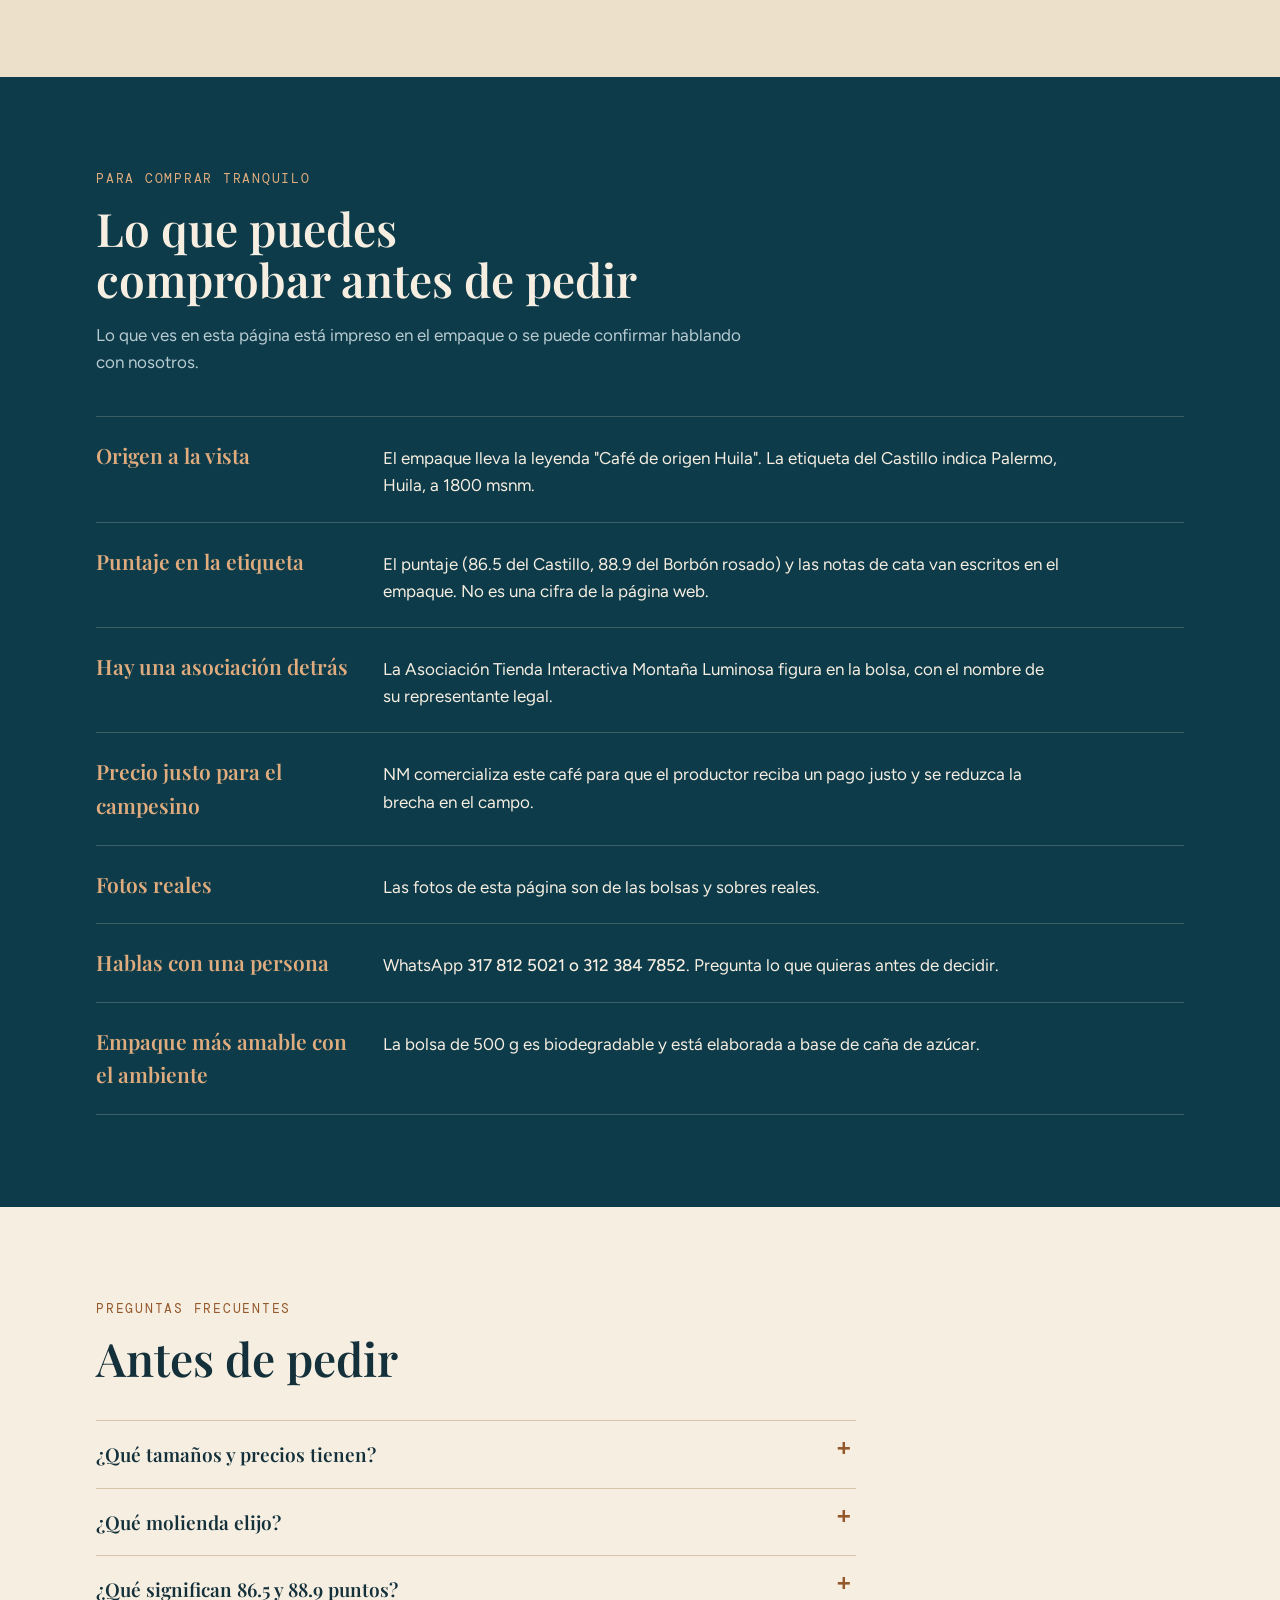
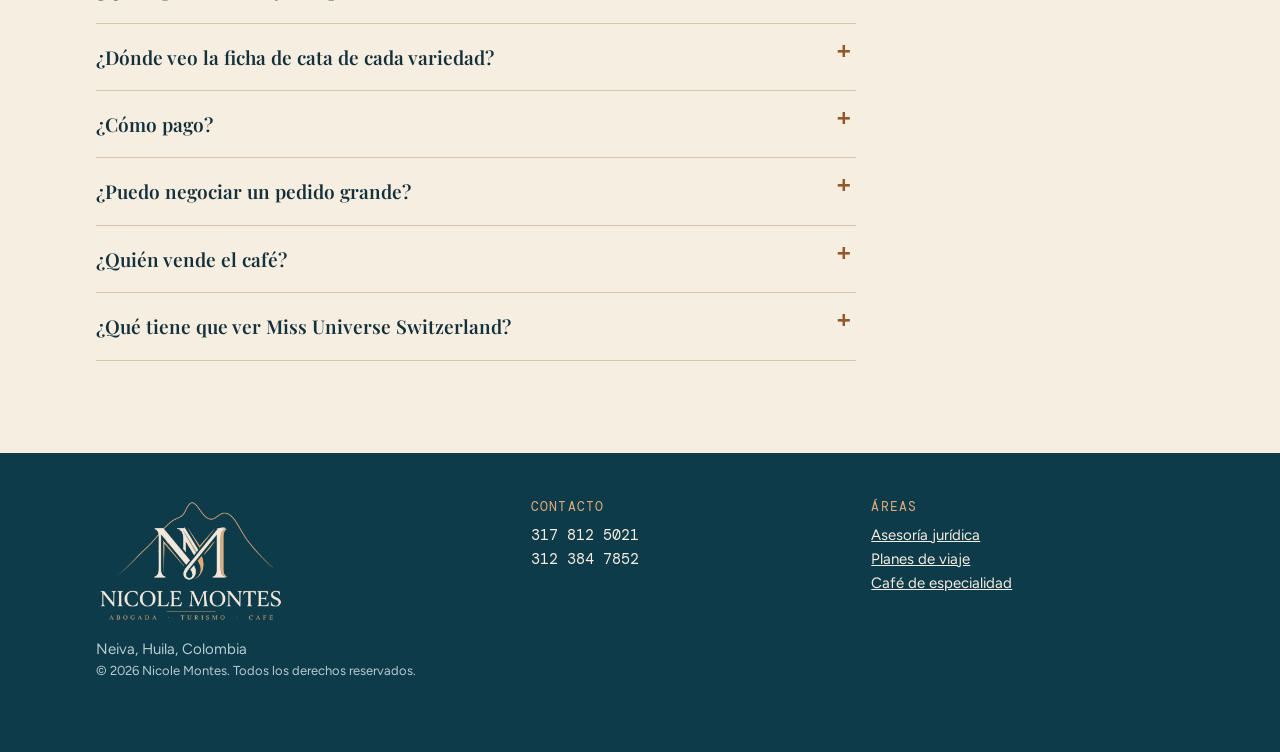
<file: cafe.html>
<!doctype html>
<html lang="es">
<head>
<meta charset="utf-8">
<meta name="viewport" content="width=device-width, initial-scale=1, viewport-fit=cover">
<title>Café de especialidad del Huila · NM y Montaña Luminosa</title>
<meta name="description" content="Café de especialidad del Huila: Castillo y Borbón rosado. Bolsas de 250 g y 500 g. Compra en línea.">
<meta property="og:type" content="website">
<meta property="og:title" content="Café de especialidad del Huila · NM y Montaña Luminosa">
<meta property="og:description" content="Café de especialidad del Huila : Castillo y Borbón rosado. Bolsas de 250 g y 500 g. Compra en línea.">
<meta name="theme-color" content="#0d3b4a">
<link rel="preconnect" href="https://fonts.googleapis.com">
<link rel="preconnect" href="https://fonts.gstatic.com" crossorigin>
<link rel="stylesheet" href="https://fonts.googleapis.com/css2?family=DM+Mono:wght@400;500&family=Figtree:wght@400;500;600&family=Playfair+Display:ital,wght@0,500;0,600;0,700;1,500;1,600&display=swap">
<link rel="stylesheet" href="site.css">
</head>
<body data-page="cafe">
<div id="site-header"></div>
<main>

  <section class="band hero" id="inicio">
    <div class="wrap">
      <div class="hero-grid">
        <div>
          <span class="mark mark-hero" role="img" aria-label="Logo de la Asociación Montaña Luminosa"></span>
          <p class="eyebrow">NM · Café de especialidad · Origen Huila</p>
          <h1>Café de especialidad del Huila, directo de <em>quienes lo producen</em></h1>
          <p class="lead">Café de la Asociación Montaña Luminosa, comercializado por NM con precio justo para el campesino. Elige variedad, tamaño y molienda, y paga en línea.</p>
          <div class="chips" aria-label="Resumen">
            <span class="chip">Castillo · 86.5 puntos</span>
            <span class="chip">Borbón rosado · 88.9 puntos</span>
            <span class="chip">250 g · 500 g</span>
          </div>
          <div class="cta-row">
            <a class="btn btn-gold arrow" href="#tienda">Elegir mi café</a>
            <a class="btn btn-line" href="#negociar">Compras al por mayor</a>
          </div>
        </div>
        <figure class="hero-photo">
          <img src="img/bolsa-nueva.webp" alt="Nueva presentación de la bolsa de 500 g de café Montaña Luminosa, café de origen Huila, edición Miss Universe Switzerland" width="500" height="1120">
          <figcaption>Nueva presentación, bolsa de 500 g.</figcaption>
        </figure>
      </div>
    </div>
    <svg class="ridge" viewBox="0 0 1200 110" preserveAspectRatio="none" aria-hidden="true" focusable="false">
      <path d="M0 110 L0 78 L90 52 L170 70 L280 24 L370 62 L470 36 L560 74 L680 18 L770 58 L860 40 L960 72 L1060 34 L1130 56 L1200 44 L1200 110 Z"/>
    </svg>
  </section>
<section class="section" id="tienda">
    <div class="wrap">
      <p class="eyebrow">Tienda</p>
      <h2>Elige tu variedad y mira su ficha de cata</h2>
      <p class="intro">Cada variedad tiene su propio perfil y su propio precio. Selecciónala, revisa la cata y agrégala al carrito. Puedes combinar varias en un mismo pedido.</p>

      <div class="vpick" id="vpick" role="group" aria-label="Variedades"></div>

      <div class="shop">
        <article class="ficha" id="ficha" aria-live="polite"></article>

        <div class="buy">
          <h3 id="buy-title">Tu selección</h3>
          <fieldset class="field" style="border:0;padding:0;margin:0;">
            <legend>Tamaño</legend>
            <div class="sizes-pick" id="sizes"></div>
            <p class="note-small" id="size-note"></p>
          </fieldset>
          <div class="field">
            <label for="molienda-sel">Tipo de molienda</label>
            <select id="molienda-sel"></select>
            <p class="hint" id="molienda-tip"></p>
          </div>
          <div class="buy-row">
            <div class="field">
              <label for="qty">Cantidad</label>
              <div class="qty">
                <button type="button" id="qty-minus" aria-label="Menos">−</button>
                <input id="qty" type="number" inputmode="numeric" min="1" max="99" value="1">
                <button type="button" id="qty-plus" aria-label="Más">+</button>
              </div>
            </div>
          </div>
          <button class="btn btn-solid btn-wide" id="add" type="button">Agregar al carrito</button>
          <p class="add-status" id="add-status" role="status"></p>
        </div>
      </div>
      <template id="foto-tpl"><img class="ficha-img" src="img/sobres.jpg" alt="Sobres kraft de café con la ficha de cata impresa en la etiqueta: variedad Castillo, proceso lavado, puntaje 86.5, altura 1800 msnm" width="975" height="1300"></template>
    </div>
  </section>

<section class="section" id="molienda">
    <div class="wrap">
      <div class="beans-grid">
        <img src="img/granos.jpg" alt="Bolsa transparente llena de granos de café tostado, con bolsas Montaña Luminosa al fondo" width="975" height="1300">
        <div>
          <p class="eyebrow">Molienda</p>
          <h2>Te lo entregamos con la molienda que necesitas</h2>
          <p class="intro">Pide el grano entero para moler en casa, o dinos cómo preparas el café y lo molemos para ese método.</p>
          <ul class="brew" id="brew"></ul>
        </div>
      </div>
    </div>
  </section>

    <section class="section cart-sec" id="carrito">
    <div class="wrap">
      <p class="eyebrow">Carrito y pago</p>
      <h2 id="cart-h2">Revisa tu pedido y paga por transferencia</h2>
      <p class="intro" id="cart-intro">Agrega todas las variedades que quieras. Al terminar, envías el pedido por WhatsApp, hacemos la confirmación y pagas por transferencia.</p>
      <div class="pay-banner" id="pay-banner" role="status" hidden></div>

      <div class="cart-grid">
        <form class="cart-card" id="carrito-form" autocomplete="off">
          <h3>Tu carrito</h3>
          <ul class="cart-list" id="cart-list"></ul>
          <div class="cart-empty" id="cart-empty">
            <p>Tu carrito está vacío. Elige una variedad en la tienda y pulsa "Agregar al carrito".</p>
            <a class="btn btn-ghost btn-sm" href="#tienda">Ir a la tienda</a>
          </div>
          <div class="cart-total" id="cart-total-box" hidden>
            <span>Subtotal, sin envío</span>
            <b id="cart-total">$0</b>
          </div>

          <div class="fields">
            <div class="fields-2">
              <div class="field">
                <label for="c-nombre">Tu nombre</label>
                <input id="c-nombre" type="text" placeholder="Nombre y apellido" maxlength="80">
              </div>
              <div class="field">
                <label for="c-tel">Celular</label>
                <input id="c-tel" type="text" inputmode="tel" placeholder="Ej. 300 000 0000" maxlength="20">
              </div>
            </div>
            <div class="field" id="f-email" hidden>
              <label for="c-email">Correo electrónico</label>
              <input id="c-email" type="email" inputmode="email" placeholder="Para enviarte la confirmación" maxlength="120" autocomplete="email">
            </div>
            <div class="fields-2">
              <div class="field">
                <label for="c-ciudad">Ciudad de entrega</label>
                <input id="c-ciudad" type="text" placeholder="Ej. Neiva" maxlength="60">
              </div>
              <div class="field">
                <label for="c-dir">Dirección o barrio</label>
                <input id="c-dir" type="text" placeholder="Opcional" maxlength="100">
              </div>
            </div>
          </div>

          <p class="preview-label" id="c-prev-label">Mensaje que se enviará</p>
          <div class="preview" id="c-preview" aria-live="polite"></div>
          <div class="order-actions">
            <button class="btn btn-solid btn-wide" id="c-pagar" type="button" hidden>Pagar con Mercado Pago</button>
            <a class="btn btn-solid btn-wide" id="c-enviar" href="#" target="_blank" rel="noopener">Enviar pedido por WhatsApp</a>
            <button class="btn btn-ghost btn-wide" id="c-copiar" type="button">Copiar mensaje</button>
          </div>
          <p class="status" id="c-estado" role="status"></p>
          <p class="phones">Si prefieres escribir tú: <b data-tels></b></p>
        </form>

        <aside class="pay">
          <div class="pay-box">
            <h3>Pago por transferencia</h3>
            <ol class="steps">
              <li>Envías tu pedido por WhatsApp con el botón de este carrito.</li>
              <li>Te confirmamos disponibilidad, valor del envío y total.</li>
              <li>Haces la transferencia a la cuenta que te indicamos.</li>
              <li>Nos envías el comprobante por el mismo chat y coordinamos la entrega.</li>
            </ol>
            <div class="accts" id="accts"></div>
            <p class="pay-note" id="pay-note"></p>
          </div>
          <img src="img/mano500.jpg" alt="Mano sosteniendo la bolsa de 500 g Montaña Luminosa, café de origen Huila" width="975" height="1300">
        </aside>
      </div>
    </div>
  </section>

  <a class="fab" id="fab" href="#carrito" hidden></a>

<section class="section deal" id="negociar">
    <div class="wrap">
      <p class="eyebrow">Mayoristas y negociación</p>
      <h2>¿Compras en cantidad? Hablemos</h2>
      <p class="intro">Para cafeterías, tiendas, regalos corporativos y eventos. Cuéntanos qué necesitas y qué precio tienes en mente, y te respondemos con una propuesta.</p>

      <div class="deal-grid">
        <ul class="deal-list">
          <li><b>Tú propones</b><span>Escribe la cantidad, la frecuencia y el valor que buscas. Todo se conversa.</span></li>
          <li><b>Varias variedades</b><span>Puedes combinar las que te interesen en un mismo pedido.</span></li>
          <li><b>Molienda a tu medida</b><span>Indica el método de preparación de tu negocio y lo entregamos así.</span></li>
        </ul>

        <form class="order" id="negocio" autocomplete="off">
          <h3>Solicitar propuesta</h3>
          <p>Completa lo que sepas. El mensaje se arma solo y se abre en WhatsApp.</p>
          <div class="fields">
            <div class="fields-2">
              <div class="field">
                <label for="n-nombre">Nombre o negocio</label>
                <input id="n-nombre" type="text" placeholder="Ej. Café La Esquina" maxlength="80">
              </div>
              <div class="field">
                <label for="n-tipo">Tipo de cliente</label>
                <select id="n-tipo">
                  <option>Cafetería o restaurante</option>
                  <option>Tienda o distribuidor</option>
                  <option>Regalos corporativos</option>
                  <option>Evento</option>
                  <option>Otro</option>
                </select>
              </div>
            </div>
            <fieldset class="field">
              <legend>Variedades de interés</legend>
              <div class="checks" id="n-vars"></div>
            </fieldset>
            <div class="fields-2">
              <div class="field">
                <label for="n-cantidad">Cantidad aproximada (kg)</label>
                <input id="n-cantidad" type="number" inputmode="decimal" min="1" max="9999" placeholder="Ej. 20">
              </div>
              <div class="field">
                <label for="n-frecuencia">Frecuencia</label>
                <select id="n-frecuencia">
                  <option>Una sola vez</option>
                  <option>Semanal</option>
                  <option>Quincenal</option>
                  <option>Mensual</option>
                </select>
              </div>
            </div>
            <div class="fields-2">
              <div class="field">
                <label for="n-molienda">Molienda que buscas</label>
                <select id="n-molienda"></select>
              </div>
              <div class="field">
                <label for="n-ciudad">Ciudad</label>
                <input id="n-ciudad" type="text" placeholder="Ej. Bogotá" maxlength="60">
              </div>
            </div>
            <div class="field">
              <label for="n-propuesta">Tu propuesta de precio</label>
              <input id="n-propuesta" type="text" placeholder="Ej. $35.000 por bolsa de 500 g" maxlength="80">
            </div>
            <div class="field">
              <label for="n-mensaje">Cuéntanos qué necesitas</label>
              <textarea id="n-mensaje" placeholder="Fechas, uso del café, presentación que prefieres…" maxlength="500"></textarea>
            </div>
          </div>

          <p class="preview-label">Mensaje que se enviará</p>
          <div class="preview" id="n-preview" aria-live="polite"></div>
          <div class="order-actions">
            <a class="btn btn-solid btn-wide" id="n-enviar" href="#" target="_blank" rel="noopener">Abrir WhatsApp con mi propuesta</a>
            <button class="btn btn-ghost btn-wide" id="n-copiar" type="button">Copiar mensaje</button>
          </div>
          <p class="status" id="n-estado" role="status"></p>
          <p class="phones">También puedes escribir directo: <b data-tels></b></p>
        </form>
      </div>
    </div>
  </section>

  
  <section class="section story-sec" id="asociacion">
    <div class="wrap">
      <p class="eyebrow">¿Quiénes somos?</p>
      <h2 id="aso-title"></h2>
      <div class="story-grid">
        <div class="story" id="aso-text"></div>
        <figure class="photo-card">
          <img src="img/bolsa-nueva.webp" alt="Bolsa de café Montaña Luminosa, nueva presentación" width="500" height="1120" style="aspect-ratio:3/4;object-fit:contain;background:radial-gradient(circle at 50% 40%,#1a5164,#0a2e3b);padding:14px">
          <figcaption>La nueva presentación de la bolsa: café de origen, con la silueta del Huila y la ficha en el empaque.</figcaption>
        </figure>
      </div>
    </div>
  </section>
<section class="section story-sec" id="historia">
    <div class="wrap">
      <p class="eyebrow">Historia</p>
      <h2>Un proyecto que logra traspasar fronteras</h2>
      <div class="story-grid">
        <div class="story">
          <p class="big">Mujeres colombianas que se unen al trabajo de las familias cafeteras del Huila.</p>
          <p>Montaña Luminosa nace del trabajo conjunto de mujeres colombianas, familias caficultoras y varios emprendedores del departamento del Huila.</p>
          <p>Después de participar en la feria Expolat 2022, la Asociación Tienda Interactiva Montaña Luminosa creó una alianza con la presidenta de Miss Universo Switzerland. De ahí sale esta segunda edición, "Belleza con Propósito": una línea de café exclusiva que reúne la pasión y el amor por el grano.</p>
          <ul class="credits">
            <li><small>Gestora cultural</small><span>Lexis María Losada Losada</span></li>
            <li><small>Productora y representante legal de la Asociación</small><span>Nancy Casas Montilla</span></li>
          </ul>
        </div>
        <figure class="photo-card">
          <img src="img/reverso.jpg" alt="Reverso de la bolsa con la historia de Montaña Luminosa impresa en español e inglés" width="975" height="1300">
          <figcaption>Esta historia está impresa en el reverso de cada bolsa, en español y en inglés.</figcaption>
        </figure>
      </div>
    </div>
  </section>

  
  <section class="section trust">
    <div class="wrap">
      <p class="eyebrow">Para comprar tranquilo</p>
      <h2>Lo que puedes comprobar antes de pedir</h2>
      <p class="intro">Lo que ves en esta página está impreso en el empaque o se puede confirmar hablando con nosotros.</p>
      <ul class="proofs">
        <li><strong>Origen a la vista</strong><span>El empaque lleva la leyenda "Café de origen Huila". La etiqueta del Castillo indica Palermo, Huila, a 1800 msnm.</span></li>
        <li><strong>Puntaje en la etiqueta</strong><span>El puntaje (86.5 del Castillo, 88.9 del Borbón rosado) y las notas de cata van escritos en el empaque. No es una cifra de la página web.</span></li>
        <li><strong>Hay una asociación detrás</strong><span>La Asociación Tienda Interactiva Montaña Luminosa figura en la bolsa, con el nombre de su representante legal.</span></li>
        <li><strong>Precio justo para el campesino</strong><span>NM comercializa este café para que el productor reciba un pago justo y se reduzca la brecha en el campo.</span></li>
        <li><strong>Fotos reales</strong><span>Las fotos de esta página son de las bolsas y sobres reales.</span></li>
        <li><strong>Hablas con una persona</strong><span>WhatsApp <b data-tels style="font-weight:500"></b>. Pregunta lo que quieras antes de decidir.</span></li>
        <li><strong>Empaque más amable con el ambiente</strong><span>La bolsa de 500 g es biodegradable y está elaborada a base de caña de azúcar.</span></li>
      </ul>
    </div>
  </section>

  <section class="section" id="dudas">
    <div class="wrap">
      <p class="eyebrow">Preguntas frecuentes</p>
      <h2>Antes de pedir</h2>
      <div class="faq">
        <details><summary>¿Qué tamaños y precios tienen?</summary><p>Bolsas de 250 g (media libra) y 500 g (una libra). El precio depende de la variedad: Castillo $20.000 y $40.000; Borbón rosado $33.000 y $65.000. Selecciónala en la tienda y verás el valor de cada tamaño. El envío se confirma por WhatsApp según tu ciudad.</p></details>
        <details><summary>¿Qué molienda elijo?</summary><p>Depende de cómo preparas el café: gruesa para prensa francesa, media para filtrado (V60, Chemex, goteo), media-fina para moka y fina para espresso. Si no sabes, elige "No sé, recomiéndenme" y te orientamos.</p></details>
        <details><summary>¿Qué significan 86.5 y 88.9 puntos?</summary><p>Es la nota que recibió cada café en una catación, sobre 100: 86.5 el Castillo y 88.9 el Borbón rosado. En la escala más usada, un café con 80 puntos o más se considera de especialidad, y ambos quedan en el rango alto de ese grupo.</p></details>
        <details><summary>¿Dónde veo la ficha de cata de cada variedad?</summary><p>En la tienda. Al seleccionar una variedad aparece su ficha con puntaje, proceso, altura y notas de sabor. Si alguna todavía no la muestra, pídela por WhatsApp.</p></details>
        <details><summary>¿Cómo pago?</summary><p id="faq-pago"></p></details>
        <details><summary>¿Puedo negociar un pedido grande?</summary><p>Sí. En la sección "Mayoristas y negociación" indicas cantidad, frecuencia y el precio que propones, y te respondemos con una propuesta.</p></details>
        <details><summary>¿Quién vende el café?</summary><p>El café es de la Asociación Montaña Luminosa, del Huila, y lo comercializa NM (Nicole Montes). Si tienes dudas sobre tu pedido, escríbenos por WhatsApp.</p></details>
        <details><summary>¿Qué tiene que ver Miss Universe Switzerland?</summary><p>Esta edición nace de una alianza que la asociación logró con la presidenta de Miss Universo Switzerland tras la feria Expolat 2022. Así lo cuenta el texto impreso en la bolsa.</p></details>
      </div>
    </div>
  </section>

  <a class="fab" id="fab" href="#carrito" hidden></a>
</main>
<div id="site-footer"></div>
<script src="contenido.js"></script>
<script src="site.js"></script>
<script>
(function () {
  var A = window.NM.cafe.asociacion;
  document.getElementById("aso-title").textContent = A.titulo;
  var h = A.parrafos.map(function (p) { return "<p>" + p.replace(/[&<>]/g, function (c) { return { "&": "&amp;", "<": "&lt;", ">": "&gt;" }[c]; }) + "</p>"; }).join("");
  if (A.proposito) h += '<p class="big" style="margin-top:22px;margin-bottom:0;font-size:clamp(19px,2.4vw,23px)">' + A.proposito.replace(/[&<>]/g, function (c) { return { "&": "&amp;", "<": "&lt;", ">": "&gt;" }[c]; }) + "</p>";
  document.getElementById("aso-text").innerHTML = h;
})();
</script>
<script src="cafe.js"></script>
</body>
</html>
</file>
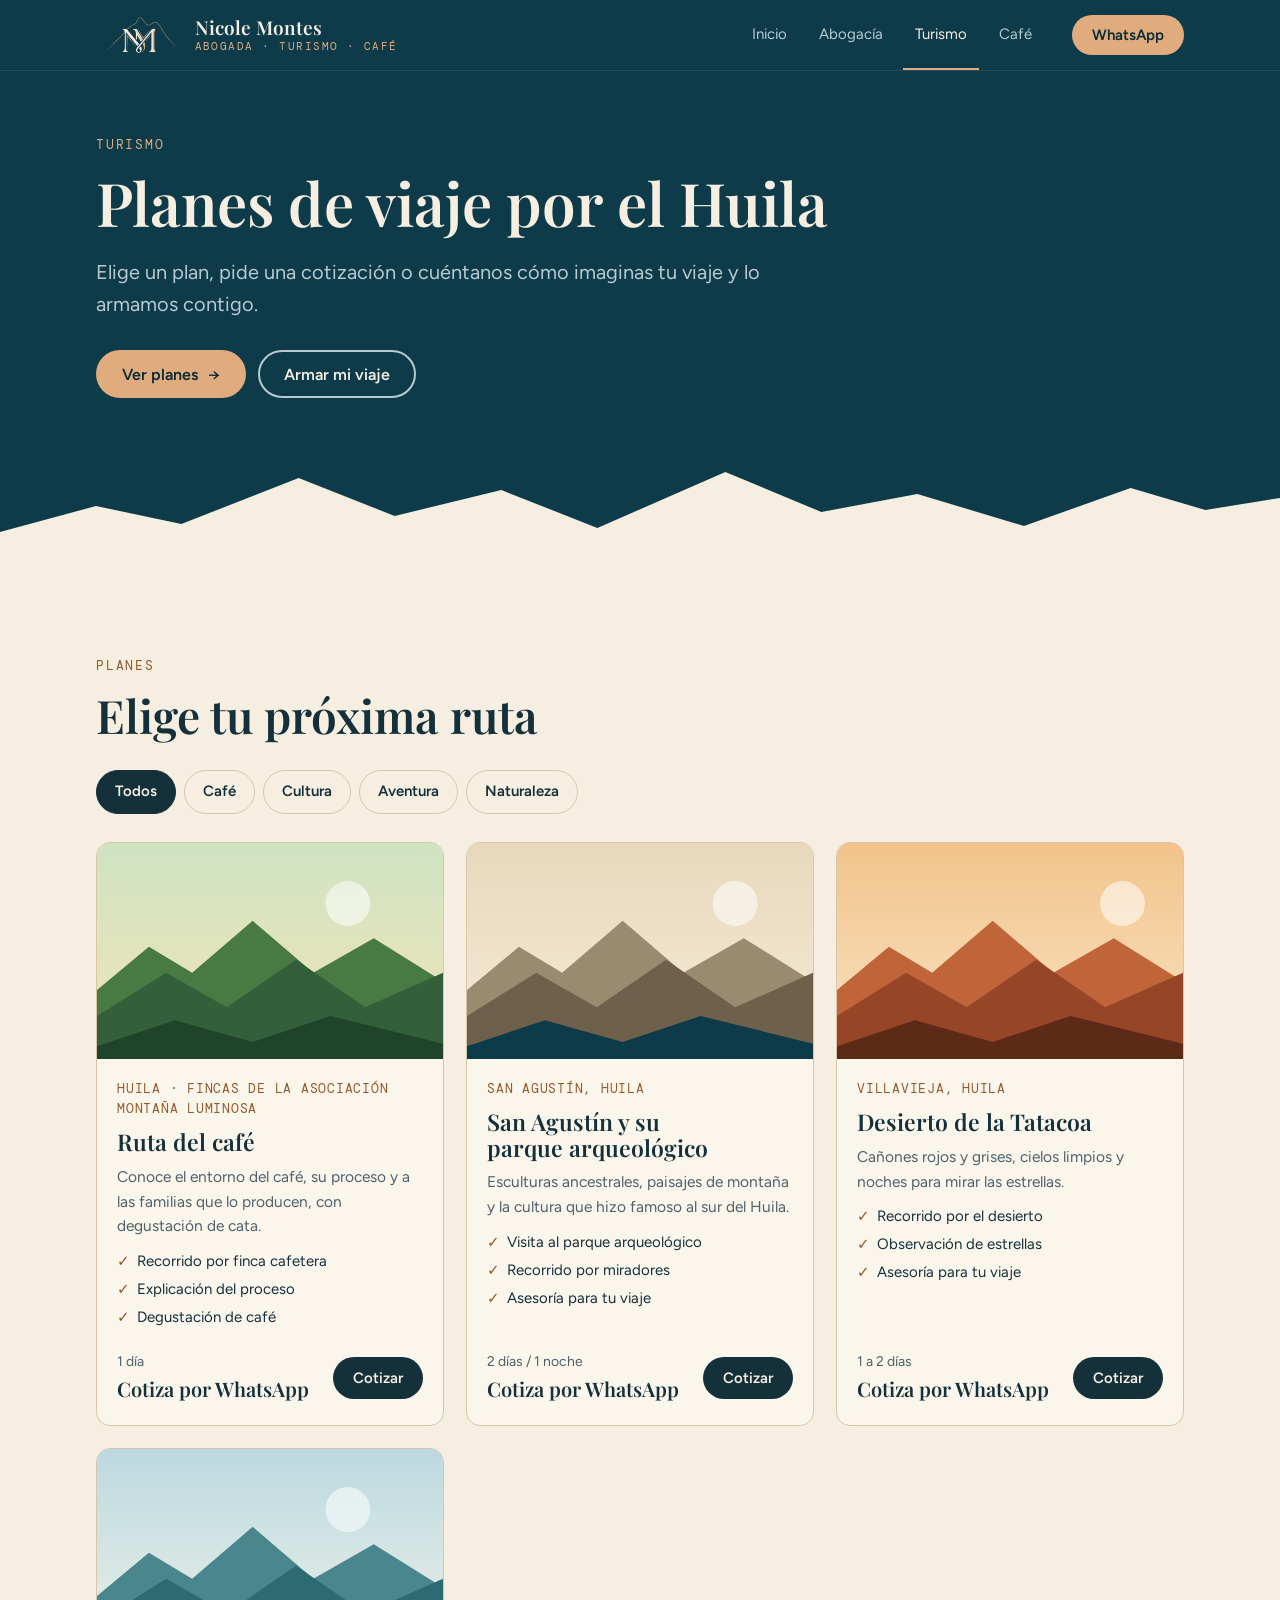
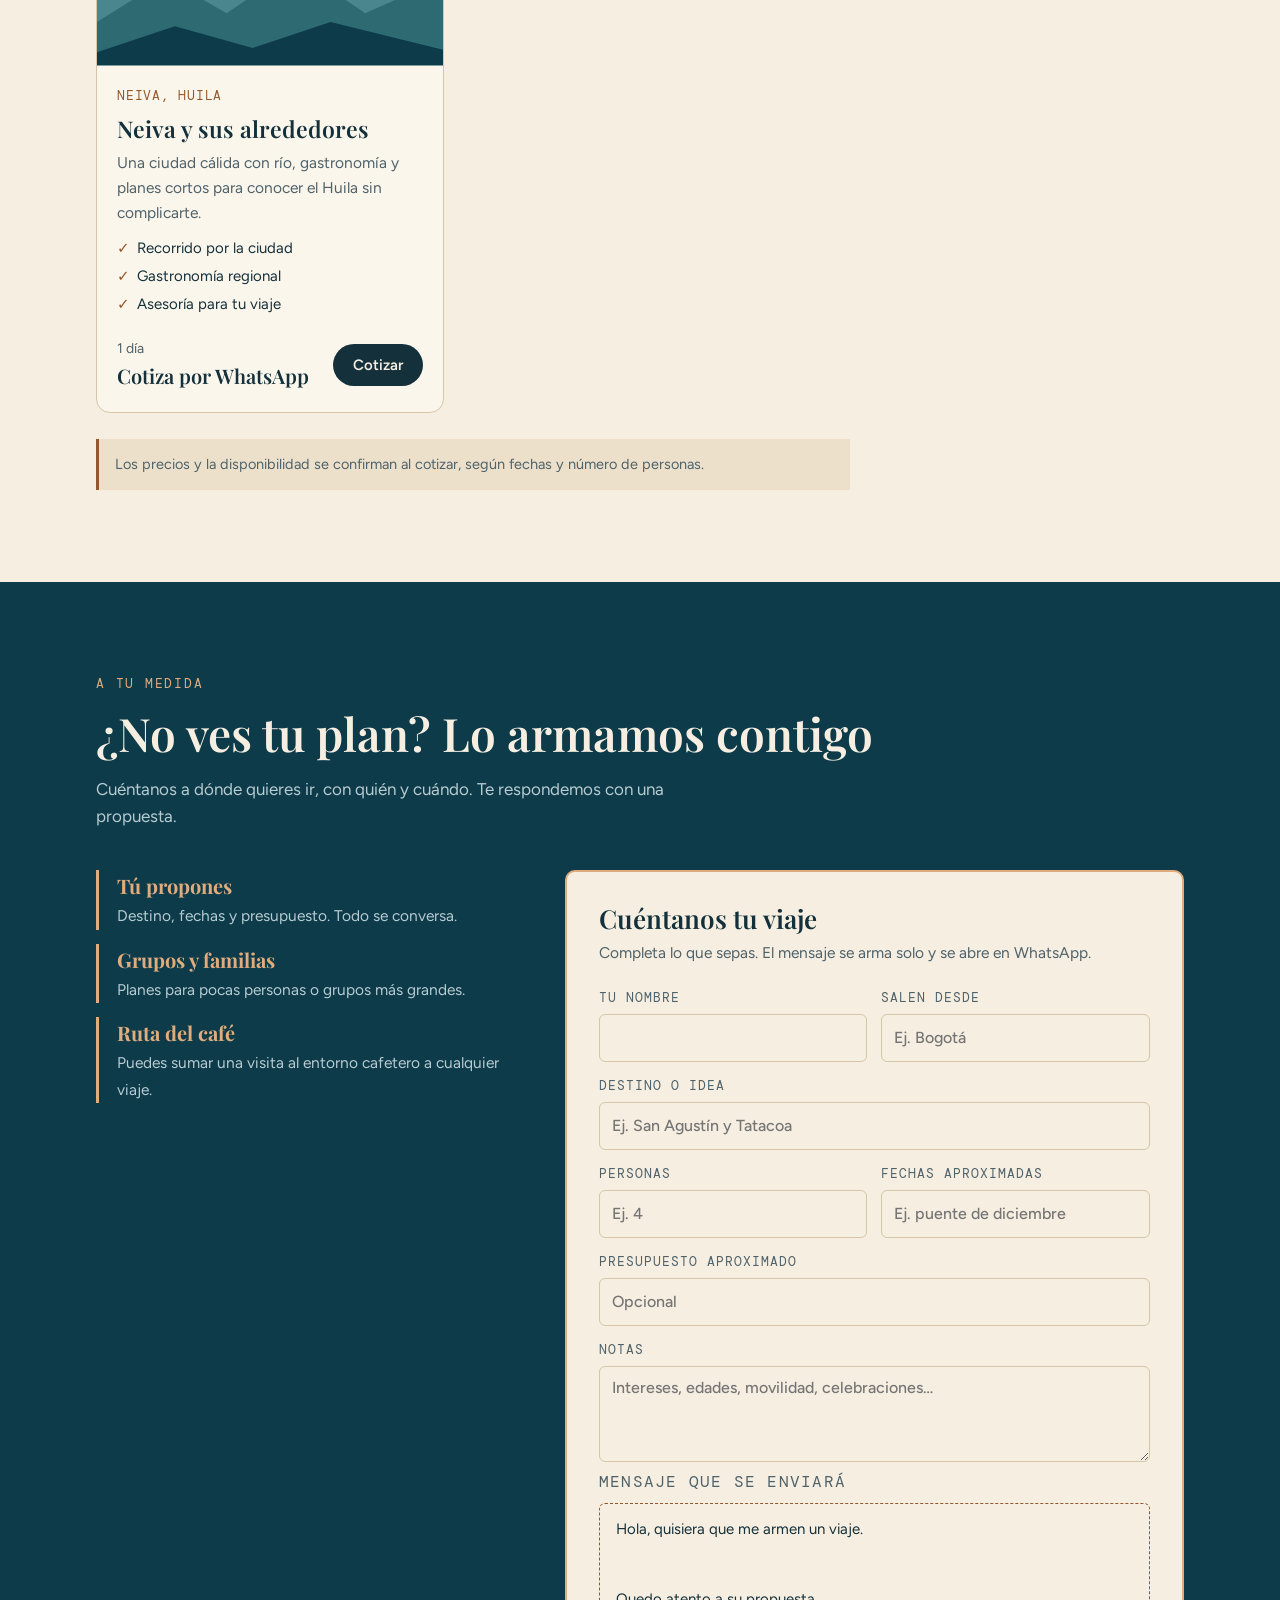
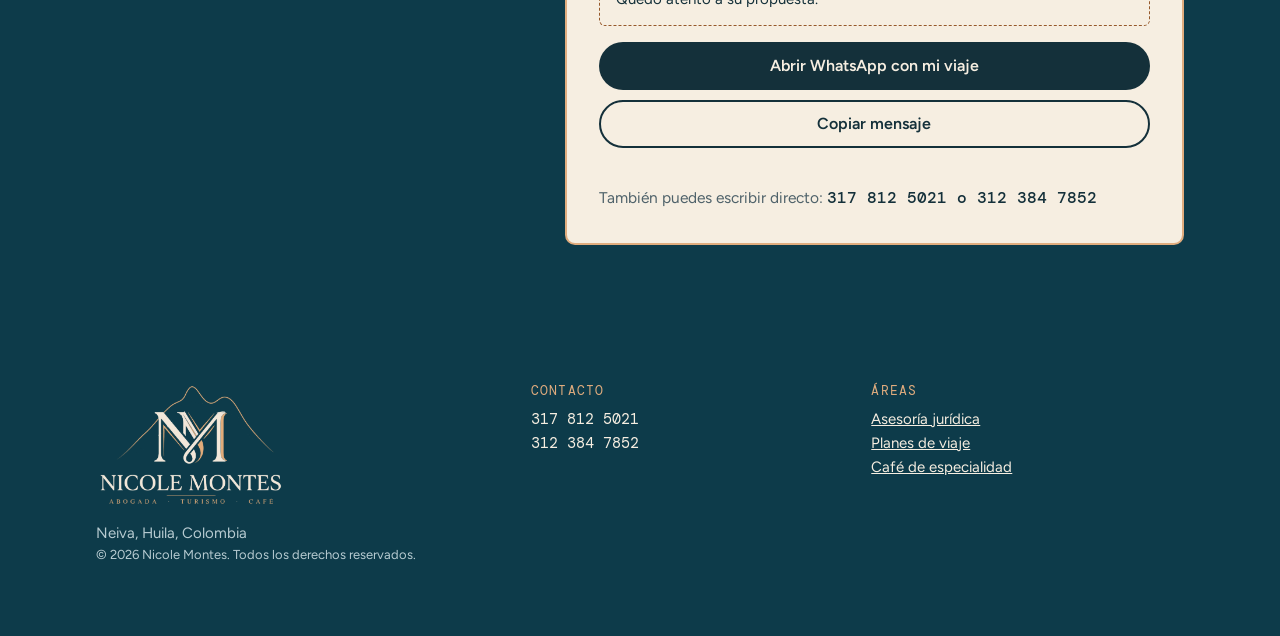
<file: turismo.html>
<!doctype html>
<html lang="es">
<head>
<meta charset="utf-8">
<meta name="viewport" content="width=device-width, initial-scale=1, viewport-fit=cover">
<title>Planes de viaje por el Huila · Nicole Montes</title>
<meta name="description" content="Planes de viaje por el Huila: San Agustín, Tatacoa, ruta del café y viajes a tu medida. Cotiza por WhatsApp.">
<meta property="og:type" content="website">
<meta property="og:title" content="Planes de viaje por el Huila · Nicole Montes">
<meta property="og:description" content="Planes de viaje por el Huila: San Agustín, Tatacoa, ruta del café y viajes a tu medida. Cotiza por WhatsApp.">
<meta name="theme-color" content="#0d3b4a">
<link rel="preconnect" href="https://fonts.googleapis.com">
<link rel="preconnect" href="https://fonts.gstatic.com" crossorigin>
<link rel="stylesheet" href="https://fonts.googleapis.com/css2?family=DM+Mono:wght@400;500&family=Figtree:wght@400;500;600&family=Playfair+Display:ital,wght@0,500;0,600;0,700;1,500;1,600&display=swap">
<link rel="stylesheet" href="site.css">
</head>
<body data-page="turismo">
<div id="site-header"></div>
<main>

  <section class="band hero small">
    <div class="wrap">
      <p class="eyebrow">Turismo</p>
      <h1 id="hero-title" style="max-width:15em"></h1>
      <p class="lead" id="hero-text"></p>
      <div class="cta-row">
        <a class="btn btn-gold arrow" href="#planes-sec">Ver planes</a>
        <a class="btn btn-line" href="#armar">Armar mi viaje</a>
      </div>
    </div>
    <svg class="ridge" viewBox="0 0 1200 110" preserveAspectRatio="none" aria-hidden="true" focusable="false">
      <path d="M0 110 L0 78 L90 52 L170 70 L280 24 L370 62 L470 36 L560 74 L680 18 L770 58 L860 40 L960 72 L1060 34 L1130 56 L1200 44 L1200 110 Z"/>
    </svg>
  </section>

  <section class="section" id="planes-sec">
    <div class="wrap">
      <p class="eyebrow">Planes</p>
      <h2>Elige tu próxima ruta</h2>
      <div class="filtros" id="filtros" role="group" aria-label="Filtrar planes"></div>
      <div class="planes" id="planes"></div>
      <p class="aviso" id="aviso"></p>
    </div>
  </section>

  <section class="section deal" id="armar">
    <div class="wrap">
      <p class="eyebrow">A tu medida</p>
      <h2 id="cta-title"></h2>
      <p class="intro" id="cta-text"></p>
      <div class="deal-grid">
        <ul class="deal-list">
          <li><b>Tú propones</b><span>Destino, fechas y presupuesto. Todo se conversa.</span></li>
          <li><b>Grupos y familias</b><span>Planes para pocas personas o grupos más grandes.</span></li>
          <li><b>Ruta del café</b><span>Puedes sumar una visita al entorno cafetero a cualquier viaje.</span></li>
        </ul>
        <form class="order" id="viaje-form" autocomplete="off">
          <h3>Cuéntanos tu viaje</h3>
          <p>Completa lo que sepas. El mensaje se arma solo y se abre en WhatsApp.</p>
          <div class="fields">
            <div class="fields-2">
              <div class="field"><label for="v-nombre">Tu nombre</label><input id="v-nombre" type="text" maxlength="80"></div>
              <div class="field"><label for="v-origen">Salen desde</label><input id="v-origen" type="text" maxlength="60" placeholder="Ej. Bogotá"></div>
            </div>
            <div class="field"><label for="v-destino">Destino o idea</label><input id="v-destino" type="text" maxlength="100" placeholder="Ej. San Agustín y Tatacoa"></div>
            <div class="fields-2">
              <div class="field"><label for="v-personas">Personas</label><input id="v-personas" type="text" inputmode="numeric" maxlength="20" placeholder="Ej. 4"></div>
              <div class="field"><label for="v-fechas">Fechas aproximadas</label><input id="v-fechas" type="text" maxlength="60" placeholder="Ej. puente de diciembre"></div>
            </div>
            <div class="field"><label for="v-presupuesto">Presupuesto aproximado</label><input id="v-presupuesto" type="text" maxlength="60" placeholder="Opcional"></div>
            <div class="field"><label for="v-notas">Notas</label><textarea id="v-notas" maxlength="500" placeholder="Intereses, edades, movilidad, celebraciones…"></textarea></div>
          </div>
          <p class="preview-label">Mensaje que se enviará</p>
          <div class="preview" id="v-preview" aria-live="polite"></div>
          <div class="order-actions">
            <a class="btn btn-solid btn-wide" id="v-enviar" href="#" target="_blank" rel="noopener">Abrir WhatsApp con mi viaje</a>
            <button class="btn btn-ghost btn-wide" id="v-copiar" type="button">Copiar mensaje</button>
          </div>
          <p class="status" id="v-estado" role="status"></p>
          <p class="phones">También puedes escribir directo: <b data-tels></b></p>
        </form>
      </div>
    </div>
  </section>

</main>
<div id="site-footer"></div>
<script src="contenido.js"></script>
<script src="site.js"></script>
</body>
</html>
</file>
<file: site.css>
/* Nicole Montes (NM) · diseño del sitio. Teal profundo + cobre + crema, tomados del logo. */
:root {
  --paper: #f6eee1;
  --paper-2: #ece0cb;
  --ink: #14303a;
  --muted: #4f626a;
  --copper: #95582b;
  --wine: #0d3b4a;
  --line: #d6c5a8;
  --band: #0d3b4a;
  --band-ink: #f6eee1;
  --band-muted: #b7cbd1;
  --gold: #e0ac7e;
  --btn-ink: #0a2a35;
  --card: #fbf6ec;
  --font-display: "Playfair Display", Georgia, "Times New Roman", serif;
  --font-body: "Figtree", system-ui, -apple-system, "Segoe UI", sans-serif;
  --font-mono: "DM Mono", ui-monospace, "SFMono-Regular", Menlo, monospace;
  --gutter: 16px;
}
@media (prefers-color-scheme: dark) {
  :root:not([data-theme="light"]) {
    --paper: #0a1c24; --paper-2: #102a35; --ink: #efe6d6; --muted: #a9bcc2;
    --copper: #e0ac7e; --wine: #e8bf9c; --line: #24424f; --band: #071419; --card: #0f2630;
    color-scheme: dark;
  }
}
:root[data-theme="dark"] {
  --paper: #0a1c24; --paper-2: #102a35; --ink: #efe6d6; --muted: #a9bcc2;
  --copper: #e0ac7e; --wine: #e8bf9c; --line: #24424f; --band: #071419; --card: #0f2630;
  color-scheme: dark;
}

* { box-sizing: border-box; }
html { scroll-behavior: smooth; scroll-padding-top: 120px; }
body {
  margin: 0; background: var(--paper); color: var(--ink);
  font-family: var(--font-body); font-size: 17px; line-height: 1.6;
}
body::before {
  content: ""; position: fixed; inset: 0 0 auto; height: env(safe-area-inset-top, 0px);
  z-index: 30; background: var(--band);
}
img { display: block; max-width: 100%; height: auto; }
a { color: inherit; }
h1, h2, h3 { font-family: var(--font-display); line-height: 1.12; text-wrap: balance; margin: 0; font-weight: 600; }
p { margin: 0; }
:focus-visible { outline: 3px solid var(--gold); outline-offset: 3px; }
.wrap {
  max-width: 1120px; margin-inline: auto;
  padding-left: max(var(--gutter), env(safe-area-inset-left, 0px));
  padding-right: max(var(--gutter), env(safe-area-inset-right, 0px));
}
.eyebrow {
  font-family: var(--font-mono); font-size: 12.5px; letter-spacing: 0.14em;
  text-transform: uppercase; color: var(--copper); margin-bottom: 14px;
}
.band .eyebrow, .deal .eyebrow, .trust .eyebrow { color: var(--gold); }

/* Logo de la asociación Montaña Luminosa (se pinta con el color del tema) */
.mark {
  display: inline-block; aspect-ratio: 660 / 527; flex: none; background: var(--gold);
  -webkit-mask: url(img/ml-logo.png) center / contain no-repeat; mask: url(img/ml-logo.png) center / contain no-repeat;
}
.mark-hero { width: clamp(110px, 14vw, 150px); margin-bottom: 20px; }
.mark-foot { width: 110px; }

/* Botones */
.btn {
  display: inline-flex; align-items: center; justify-content: center; gap: 10px;
  min-height: 48px; padding: 12px 24px; border-radius: 999px; border: 2px solid transparent;
  font: 600 16px/1.2 var(--font-body); text-decoration: none; cursor: pointer;
  transition: transform .15s ease, background-color .15s ease;
}
.btn:hover { transform: translateY(-1px); }
.btn-gold { background: var(--gold); color: var(--btn-ink); }
.btn-gold:hover { background: #ebbb91; }
.btn-line { border-color: var(--band-muted); color: var(--band-ink); }
.btn-line:hover { background: rgba(255,255,255,.08); }
.btn-solid { background: var(--ink); color: var(--paper); }
.btn-ghost { border-color: var(--ink); color: var(--ink); background: transparent; }
.btn-wide { width: 100%; }
.btn-sm { min-height: 42px; padding: 8px 18px; font-size: 15px; }
.arrow::after { content: "→"; font-weight: 500; }

/* Encabezado */
.top {
  position: sticky; top: env(safe-area-inset-top, 0px); z-index: 20;
  background: var(--band); color: var(--band-ink); border-bottom: 1px solid rgba(255,255,255,.1);
}
.top .wrap { display: flex; flex-wrap: wrap; align-items: center; justify-content: space-between; column-gap: 16px; row-gap: 0; }
.brand { display: flex; align-items: center; gap: 12px; text-decoration: none; min-height: 64px; }
.brand img { height: 40px; width: auto; }
.brand-name { font-family: var(--font-display); font-weight: 600; font-size: 19px; line-height: 1.1; white-space: nowrap; }
.brand-name small { display: block; font-family: var(--font-mono); font-weight: 400; font-size: 10.5px; letter-spacing: .14em; text-transform: uppercase; color: var(--gold); margin-top: 3px; }
.nav { order: 3; flex-basis: 100%; display: flex; justify-content: space-between; gap: 4px; font-size: 15px; border-top: 1px solid rgba(255,255,255,.08); }
.nav a { flex: 1; text-align: center; padding: 11px 6px; text-decoration: none; color: var(--band-muted); border-bottom: 2px solid transparent; }
.nav a:hover { color: var(--band-ink); }
.nav a[aria-current="page"] { color: var(--band-ink); border-bottom-color: var(--gold); }
.top .btn { min-height: 40px; padding: 8px 18px; font-size: 15px; white-space: nowrap; }
@media (min-width: 820px) {
  .nav { order: 0; flex-basis: auto; border-top: 0; gap: 8px; margin-left: auto; margin-right: 12px; }
  .nav a { flex: none; padding: 22px 12px; }
}
@media (max-width: 440px) { .brand-name small { display: none; } .brand { gap: 10px; } .brand img { height: 34px; width: auto; } .top .btn { padding: 8px 14px; } }

/* Franja principal */
.band { background: var(--band); color: var(--band-ink); }
.hero { padding-block: clamp(36px, 7vw, 80px) 0; }
.hero-grid { display: grid; gap: 36px; align-items: center; }
.hero h1 { font-size: clamp(34px, 5.8vw, 60px); font-weight: 600; }
.hero h1 em { font-style: italic; color: var(--gold); }
.hero .lead { margin-top: 20px; font-size: clamp(17px, 2.2vw, 20px); color: var(--band-muted); max-width: 34em; }
.chips { display: flex; flex-wrap: wrap; gap: 8px; margin-top: 26px; }
.chip { font-family: var(--font-mono); font-size: 13px; padding: 6px 12px; border-radius: 999px; border: 1px solid rgba(246,238,225,.3); color: var(--band-ink); }
.cta-row { display: flex; flex-wrap: wrap; gap: 12px; margin-top: 30px; }
.hero-photo { position: relative; max-width: 380px; width: 100%; justify-self: center; margin: 0; }
.hero-photo img { width: 100%; aspect-ratio: 4 / 5; object-fit: contain; border-radius: 10px; background: radial-gradient(circle at 50% 40%, #1a5164, #0a2e3b); padding: 14px; }
.hero-photo figcaption { margin-top: 10px; font-size: 13.5px; color: var(--band-muted); text-align: center; }
@media (min-width: 900px) { .hero-grid { grid-template-columns: 1.2fr .8fr; gap: 56px; } }
.ridge { display: block; width: 100%; height: clamp(48px, 9vw, 110px); margin-top: clamp(28px, 5vw, 56px); }
.ridge path { fill: var(--paper); }

/* Portada */
.hero-home { text-align: center; padding-bottom: 0; }
.hero-home .logo-full { width: min(560px, 90vw); margin: 0 auto 8px; }
.hero-home h1 { font-size: clamp(30px, 5vw, 50px); max-width: 17em; margin: 14px auto 0; }
.hero-home .lead { margin: 18px auto 0; }
.doors { display: grid; gap: 18px; padding-block: 8px clamp(40px, 6vw, 72px); }
@media (min-width: 900px) { .doors { grid-template-columns: repeat(3, 1fr); gap: 24px; } }
.door {
  display: flex; flex-direction: column; gap: 14px; padding: clamp(22px, 3vw, 30px); border: 1px solid var(--line);
  border-radius: 14px; background: var(--card); text-decoration: none; transition: transform .2s ease, box-shadow .2s ease, border-color .2s ease;
}
.door:hover { transform: translateY(-4px); border-color: var(--copper); box-shadow: 0 14px 34px rgba(13,59,74,.14); }
.door .ic { width: 54px; height: 54px; border-radius: 50%; display: grid; place-items: center; background: var(--band); color: var(--gold); }
.door .ic svg { width: 28px; height: 28px; stroke: currentColor; fill: none; stroke-width: 1.7; stroke-linecap: round; stroke-linejoin: round; }
.door h2 { font-size: clamp(24px, 3vw, 29px); }
.door p { color: var(--muted); font-size: 16px; }
.door ul { margin: 0; padding: 0; list-style: none; display: grid; gap: 6px; font-size: 15px; }
.door li { padding-left: 22px; position: relative; }
.door li::before { content: ""; position: absolute; left: 2px; top: .62em; width: 10px; height: 2px; background: var(--copper); }
.door .btn { margin-top: auto; align-self: flex-start; }
.proofs-home { display: grid; gap: 18px; margin-top: 34px; }
@media (min-width: 760px) { .proofs-home { grid-template-columns: repeat(2, 1fr); } }
@media (min-width: 1000px) { .proofs-home { grid-template-columns: repeat(4, 1fr); } }
.proofs-home div { padding: 18px 0 0; border-top: 2px solid var(--gold); }
.proofs-home b { display: block; font-family: var(--font-display); font-size: 20px; color: var(--gold); margin-bottom: 6px; font-weight: 600; }
.proofs-home span { color: var(--band-ink); font-size: 15.5px; }
.about-grid { display: grid; gap: 28px; margin-top: 28px; align-items: center; }
@media (min-width: 860px) { .about-grid { grid-template-columns: 340px 1fr; gap: 56px; } }
.about-grid img { width: min(340px, 100%); }
.about-grid p + p { margin-top: 14px; }
.about-grid p { max-width: 38em; }

.contact { display: flex; flex-wrap: wrap; gap: 14px 24px; align-items: center; margin-top: 26px; }
.contact a.link { font-family: var(--font-mono); font-size: 16px; }

/* Abogacía */
.areas { display: grid; gap: 16px; margin-top: 34px; }
@media (min-width: 700px) { .areas { grid-template-columns: repeat(2, 1fr); } }
@media (min-width: 1000px) { .areas { grid-template-columns: repeat(3, 1fr); } }
.area { padding: 22px; border: 1px solid var(--line); border-radius: 12px; background: var(--card); border-top: 3px solid var(--copper); }
.area h3 { font-size: 22px; margin-bottom: 8px; }
.area p { color: var(--muted); font-size: 16px; }
.pasos { margin: 34px 0 0; padding: 0; list-style: none; display: grid; gap: 22px; counter-reset: p; }
@media (min-width: 860px) { .pasos { grid-template-columns: repeat(4, 1fr); gap: 28px; } }
.pasos li { counter-increment: p; padding-top: 16px; border-top: 2px solid var(--gold); }
.pasos li::before { content: "0" counter(p); display: block; font: 500 14px/1 var(--font-mono); color: var(--gold); margin-bottom: 10px; }
.pasos b { display: block; font-family: var(--font-display); font-size: 21px; font-weight: 600; margin-bottom: 6px; color: var(--band-ink); }
.pasos span { color: var(--band-muted); font-size: 15.5px; }
.cred { display: flex; flex-wrap: wrap; gap: 8px; margin-top: 22px; }
.aviso { margin-top: 26px; padding: 14px 16px; border-left: 3px solid var(--copper); background: var(--paper-2); font-size: 14.5px; color: var(--muted); max-width: 52em; }

/* Turismo */
.filtros { display: flex; flex-wrap: wrap; gap: 8px; margin-top: 28px; }
.fbtn { min-height: 44px; padding: 8px 18px; border-radius: 999px; border: 1.5px solid var(--line); background: var(--paper); color: var(--ink); font: 600 15px/1 var(--font-body); cursor: pointer; text-transform: capitalize; }
.fbtn[aria-pressed="true"] { background: var(--ink); color: var(--paper); border-color: var(--ink); }
.planes { display: grid; gap: 22px; margin-top: 28px; }
@media (min-width: 720px) { .planes { grid-template-columns: repeat(2, 1fr); } }
@media (min-width: 1040px) { .planes { grid-template-columns: repeat(3, 1fr); } }
.plan { display: flex; flex-direction: column; border: 1px solid var(--line); border-radius: 14px; overflow: hidden; background: var(--card); }
.plan-img { width: 100%; aspect-ratio: 16 / 10; object-fit: cover; display: block; }
.plan-body { display: flex; flex-direction: column; gap: 10px; padding: 20px; flex: 1; }
.plan h3 { font-size: 23px; }
.plan .dest { font-family: var(--font-mono); font-size: 12.5px; letter-spacing: .06em; text-transform: uppercase; color: var(--copper); }
.plan p { color: var(--muted); font-size: 15.5px; }
.plan ul { margin: 0; padding: 0; list-style: none; display: grid; gap: 4px; font-size: 15px; }
.plan li { padding-left: 20px; position: relative; }
.plan li::before { content: "✓"; position: absolute; left: 0; color: var(--copper); font-weight: 700; }
.plan-foot { margin-top: auto; padding-top: 12px; display: flex; flex-wrap: wrap; align-items: center; justify-content: space-between; gap: 10px; }
.plan-meta { font-size: 14px; color: var(--muted); }
.plan-meta b { display: block; font-family: var(--font-display); font-size: 20px; color: var(--ink); font-weight: 600; }

@media (prefers-reduced-motion: reduce) { html { scroll-behavior: auto; } .btn, .door { transition: none; } }

/* Secciones */
.section { padding-block: clamp(52px, 8vw, 92px); }
.section h2 { font-size: clamp(30px, 4.6vw, 46px); font-weight: 600; max-width: 18em; }
.section .intro { margin-top: 16px; color: var(--muted); max-width: 38em; }

/* Cata */
.cata-grid { display: grid; gap: 40px; margin-top: 40px; align-items: start; }
@media (min-width: 900px) { .cata-grid { grid-template-columns: 1.1fr .9fr; gap: 64px; } }
.score { display: flex; align-items: baseline; gap: 14px; flex-wrap: wrap; }
.score b { font-family: var(--font-display); font-size: clamp(64px, 11vw, 104px); font-weight: 600; line-height: 1; color: var(--copper); font-variant-numeric: tabular-nums; }
.score span { color: var(--muted); max-width: 20em; }
.scale { position: relative; margin: 54px 6px 76px; height: 12px; border-radius: 6px; background: var(--paper-2); border: 1px solid var(--line); }
.scale-spec { position: absolute; inset: 0; border-radius: 6px; background: linear-gradient(90deg, #c98a43, var(--copper)); opacity: .9; }
.scale-mark { position: absolute; top: -9px; left: 32.5%; width: 4px; height: 28px; margin-left: -2px; background: var(--ink); border-radius: 2px; }
.scale-mark span {
  position: absolute; bottom: 36px; left: 50%; transform: translateX(-50%);
  background: var(--ink); color: var(--paper); font-family: var(--font-mono); font-size: 13px;
  padding: 3px 9px; border-radius: 4px; white-space: nowrap;
}
.tick { position: absolute; top: 20px; transform: translateX(-50%); font-family: var(--font-mono); font-size: 12px; color: var(--muted); }
.scale-note { position: absolute; top: 44px; left: 0; font-size: 13.5px; color: var(--muted); white-space: nowrap; }
.attrs { margin: 0; display: grid; gap: 0; border-top: 1px solid var(--line); }
.attrs div { display: grid; grid-template-columns: 8.5em 1fr; gap: 14px; padding: 13px 0; border-bottom: 1px solid var(--line); }
.attrs dt { font-family: var(--font-mono); font-size: 13px; letter-spacing: .08em; text-transform: uppercase; color: var(--copper); padding-top: 3px; }
.attrs dd { margin: 0; font-weight: 500; }
.photo-card { margin: 0; }
.photo-card img { width: 100%; aspect-ratio: 3 / 4; object-fit: cover; border-radius: 6px; }
.photo-card figcaption { margin-top: 10px; font-size: 14px; color: var(--muted); }

[hidden] { display: none !important; }
/* Tienda */
.vpick { display: flex; flex-wrap: wrap; gap: 10px; margin-top: 32px; }
.vbtn {
  display: inline-flex; align-items: center; gap: 10px; min-height: 48px; padding: 10px 18px; border-radius: 999px;
  border: 1.5px solid var(--line); background: var(--paper); color: var(--ink); font: 600 16px/1.2 var(--font-body); cursor: pointer;
  transition: background-color .15s ease;
}
.vbtn:hover { border-color: var(--copper); }
.vbtn[aria-pressed="true"] { background: var(--ink); color: var(--paper); border-color: var(--ink); }
.vbtn .vs { font-family: var(--font-mono); font-size: 12.5px; color: var(--copper); }
.vbtn[aria-pressed="true"] .vs { color: var(--gold); }
.shop { display: grid; gap: 28px; margin-top: 28px; align-items: start; }
@media (min-width: 960px) { .shop { grid-template-columns: 1.15fr .85fr; gap: 40px; } }
.ficha { border: 1px solid var(--line); border-radius: 10px; padding: clamp(20px, 4vw, 34px); background: var(--paper-2); display: grid; gap: 22px; min-width: 0; }
.ficha .tag { font-family: var(--font-mono); font-size: 12.5px; letter-spacing: .12em; text-transform: uppercase; color: var(--copper); }
.ficha h3 { font-size: clamp(32px, 4.6vw, 48px); margin-top: 4px; }
.ficha-top { display: flex; flex-wrap: wrap; align-items: flex-end; justify-content: space-between; gap: 14px 24px; }
.ficha-score { display: flex; align-items: baseline; gap: 12px; }
.ficha-score b { font-family: var(--font-display); font-size: clamp(60px, 9vw, 88px); font-weight: 600; line-height: 1; color: var(--copper); font-variant-numeric: tabular-nums; }
.ficha-score span { color: var(--muted); font-size: 15px; max-width: 9em; line-height: 1.3; }
.notes { display: flex; flex-wrap: wrap; gap: 8px; }
.note { padding: 7px 14px; border-radius: 999px; background: var(--copper); color: var(--paper); font-weight: 600; font-size: 15px; }
.ficha .scale { margin: 46px 6px 62px; }
.ficha-img { width: 100%; aspect-ratio: 16 / 10; object-fit: cover; object-position: 50% 62%; border-radius: 6px; }
.ficha-wait { display: grid; gap: 16px; justify-items: start; padding: 22px; border: 1.5px dashed var(--copper); border-radius: 8px; background: var(--paper); }
.ficha-wait p { color: var(--muted); max-width: 30em; }
.buy { border: 2px solid var(--ink); border-radius: 10px; padding: clamp(20px, 4vw, 30px); background: var(--paper); display: grid; gap: 18px; min-width: 0; }
@media (min-width: 960px) { .buy { position: sticky; top: calc(80px + env(safe-area-inset-top, 0px)); } }
.buy h3 { font-size: 26px; }
.sizes-pick { display: grid; grid-template-columns: repeat(3, 1fr); gap: 8px; margin-top: 6px; }
.sz { position: relative; display: grid; gap: 2px; padding: 12px 6px; border: 1.5px solid var(--line); border-radius: 8px; text-align: center; cursor: pointer; background: var(--paper); text-transform: none; letter-spacing: 0; }
.sz input { position: absolute; opacity: 0; inset: 0; cursor: pointer; margin: 0; }
.field label.sz { text-transform: none; letter-spacing: 0; font-family: var(--font-body); color: inherit; font-size: inherit; }
.sz b { font-family: var(--font-display); font-size: 21px; color: var(--ink); }
.sz small { font-size: 12.5px; color: var(--muted); }
.sz span { font-family: var(--font-mono); font-size: 14px; color: var(--copper); font-variant-numeric: tabular-nums; }
.sz:has(input:checked) { border-color: var(--ink); background: var(--paper-2); box-shadow: inset 0 0 0 1.5px var(--ink); }
.sz:has(input:focus-visible) { outline: 3px solid var(--gold); outline-offset: 2px; }
.qty { display: inline-grid; grid-template-columns: 48px 64px 48px; align-items: stretch; }
.qty button { min-height: 48px; border: 1.5px solid var(--line); background: var(--paper); color: var(--ink); font: 600 22px/1 var(--font-body); cursor: pointer; }
.qty button:first-child { border-radius: 6px 0 0 6px; }
.qty button:last-child { border-radius: 0 6px 6px 0; }
.qty input { width: 100%; min-height: 48px; text-align: center; border: 1.5px solid var(--line); border-left: 0; border-right: 0; background: var(--paper); color: var(--ink); font: 600 17px/1 var(--font-body); -moz-appearance: textfield; appearance: textfield; }
.qty input::-webkit-outer-spin-button, .qty input::-webkit-inner-spin-button { -webkit-appearance: none; margin: 0; }
.qty-sm { grid-template-columns: 40px 48px 40px; }
.qty-sm button, .qty-sm input { min-height: 40px; font-size: 16px; }
.buy-row { display: flex; flex-wrap: wrap; align-items: end; gap: 14px 18px; }
.note-small { font-size: 14px; color: var(--muted); }
.add-status { min-height: 1.4em; font-size: 14.5px; color: var(--copper); font-weight: 600; }

/* Carrito y pago */
.cart-sec { background: var(--paper-2); }
.cart-grid { display: grid; gap: 32px; margin-top: 36px; align-items: start; }
@media (min-width: 960px) { .cart-grid { grid-template-columns: 1.15fr .85fr; gap: 44px; } }
.cart-card { border: 2px solid var(--ink); border-radius: 10px; padding: clamp(20px, 4vw, 32px); background: var(--paper); min-width: 0; }
.cart-card h3 { font-size: 26px; }
.cart-list { margin: 16px 0 0; padding: 0; list-style: none; border-top: 1px solid var(--line); }
.cart-line { display: grid; grid-template-columns: 1fr auto; gap: 8px 16px; padding: 16px 0; border-bottom: 1px solid var(--line); align-items: center; }
.cart-line .t { font-family: var(--font-display); font-weight: 600; font-size: 19px; }
.cart-line .s { color: var(--muted); font-size: 14.5px; }
.cart-line .lt { font-family: var(--font-mono); font-size: 17px; color: var(--copper); text-align: right; font-variant-numeric: tabular-nums; }
.cart-line .ctl { grid-column: 1 / -1; display: flex; align-items: center; justify-content: space-between; gap: 12px; }
.link-btn { background: none; border: 0; padding: 8px 4px; color: var(--muted); font: 500 14.5px/1 var(--font-body); text-decoration: underline; cursor: pointer; }
.cart-empty { padding: 26px 0 6px; color: var(--muted); display: grid; gap: 16px; justify-items: start; }
.cart-total { margin-top: 18px; padding: 14px 16px; border-radius: 6px; background: var(--ink); color: var(--paper); display: flex; flex-wrap: wrap; justify-content: space-between; align-items: baseline; gap: 4px 16px; }
.cart-total b { font-family: var(--font-mono); font-size: 24px; font-weight: 500; font-variant-numeric: tabular-nums; }
.cart-total span { font-size: 14px; opacity: .85; }
.pay { display: grid; gap: 20px; }
.pay-box { border: 2px solid var(--copper); border-radius: 10px; padding: clamp(20px, 4vw, 28px); background: var(--paper); }
.pay-box h3 { font-size: 24px; }
.steps { margin: 14px 0 0; padding: 0; list-style: none; display: grid; gap: 12px; counter-reset: s; }
.steps li { counter-increment: s; display: grid; grid-template-columns: 30px 1fr; gap: 12px; align-items: start; font-size: 15.5px; }
.steps li::before { content: counter(s); display: grid; place-items: center; width: 30px; height: 30px; border-radius: 50%; background: var(--copper); color: var(--paper); font: 600 14px/1 var(--font-mono); }
.accts { display: grid; gap: 10px; margin-top: 16px; }
.acct { display: grid; gap: 4px; padding: 12px 14px; border: 1px dashed var(--copper); border-radius: 6px; background: var(--paper-2); }
.acct small { font-family: var(--font-mono); font-size: 12px; letter-spacing: .08em; text-transform: uppercase; color: var(--muted); }
.acct .n { font-family: var(--font-mono); font-size: 18px; overflow-wrap: anywhere; }
.acct button { justify-self: start; }
.pay-note { margin-top: 14px; font-size: 15px; color: var(--muted); }
.pay-banner { margin: 18px 0 0; padding: 14px 16px; border-radius: 12px; border: 1px solid var(--line, #c9b79b); background: var(--card, #fff); font-size: 16px; line-height: 1.45; }
.pay-banner.ok { border-color: #3d7a4a; }
.pay-banner.bad { border-color: #b3402a; }
.pay-banner b { display: block; margin-bottom: 2px; }
.pay img { width: 100%; aspect-ratio: 4 / 3; object-fit: cover; border-radius: 6px; }
.is-disabled { opacity: .45; pointer-events: none; }
.fab {
  position: fixed; z-index: 25; right: max(16px, env(safe-area-inset-right, 0px)); bottom: calc(16px + env(safe-area-inset-bottom, 0px));
  display: inline-flex; align-items: center; gap: 10px; min-height: 52px; padding: 10px 20px; border-radius: 999px;
  background: var(--gold); color: var(--btn-ink); font: 600 16px/1.2 var(--font-body); text-decoration: none; box-shadow: 0 6px 22px rgba(0,0,0,.35);
}
.fab[hidden] { display: none; }

/* Molienda */
.beans { background: var(--paper-2); }
.beans-grid { display: grid; gap: 32px; align-items: center; }
@media (min-width: 900px) { .beans-grid { grid-template-columns: .9fr 1.1fr; gap: 64px; } }
.beans img { width: 100%; aspect-ratio: 4 / 3; object-fit: cover; object-position: 50% 78%; border-radius: 6px; }
.brew { margin: 26px 0 0; padding: 0; list-style: none; display: grid; gap: 12px; }
.brew li { padding-left: 18px; border-left: 3px solid var(--copper); }
.brew b { font-weight: 600; }

/* Pedido */
.buy-grid { display: grid; gap: 32px; margin-top: 40px; align-items: start; }
@media (min-width: 960px) { .buy-grid { grid-template-columns: .85fr 1.15fr; gap: 44px; } }
.sizes-col { display: grid; gap: 22px; }
.sizes-col img { width: 100%; aspect-ratio: 4 / 3; object-fit: cover; border-radius: 6px; }
.sizes { margin: 0; padding: 0; list-style: none; border-top: 1px solid var(--line); }
.sizes li { display: grid; grid-template-columns: 1fr auto; gap: 8px 16px; align-items: baseline; padding: 15px 0; border-bottom: 1px solid var(--line); }
.sizes b { font-family: var(--font-display); font-size: 24px; }
.sizes .p { font-family: var(--font-mono); font-size: 19px; color: var(--copper); font-variant-numeric: tabular-nums; }
.sizes small { grid-column: 1 / -1; color: var(--muted); font-size: 14.5px; }
.order { border: 2px solid var(--ink); border-radius: 10px; padding: clamp(20px, 4vw, 32px); background: var(--paper-2); }
.order h3 { font-size: 26px; }
.order > p { margin-top: 8px; color: var(--muted); font-size: 15.5px; }
.fields { display: grid; gap: 14px; margin-top: 22px; }
.fields-2 { display: grid; gap: 14px; }
@media (min-width: 560px) { .fields-2 { grid-template-columns: 1fr 1fr; } }
.field { display: grid; gap: 6px; min-width: 0; border: 0; padding: 0; margin: 0; }
.field label, .field legend { font-family: var(--font-mono); font-size: 12.5px; letter-spacing: .08em; text-transform: uppercase; color: var(--muted); padding: 0; }
.field select, .field input[type="text"], .field input[type="number"], .field textarea {
  width: 100%; min-height: 48px; padding: 10px 12px; border-radius: 6px; border: 1.5px solid var(--line);
  background: var(--paper); color: var(--ink); font: 500 16px/1.4 var(--font-body);
}
.field textarea { min-height: 96px; resize: vertical; }
.field select:focus, .field input:focus, .field textarea:focus { border-color: var(--copper); }
.hint { font-size: 14.5px; color: var(--muted); min-height: 1.4em; }
.checks { display: grid; grid-template-columns: repeat(auto-fit, minmax(150px, 1fr)); gap: 8px; margin-top: 6px; }
.checks label {
  display: flex; align-items: center; gap: 10px; padding: 10px 12px; border: 1.5px solid var(--line); border-radius: 6px;
  background: var(--paper); font: 500 15.5px/1.2 var(--font-body); letter-spacing: 0; text-transform: none; color: var(--ink); cursor: pointer;
}
.checks input { width: 20px; height: 20px; accent-color: var(--copper); flex: none; }
.total { margin-top: 20px; padding: 14px 16px; border-radius: 6px; background: var(--ink); color: var(--paper); display: flex; flex-wrap: wrap; justify-content: space-between; gap: 6px 16px; align-items: baseline; }
.total b { font-family: var(--font-mono); font-size: 22px; font-weight: 500; font-variant-numeric: tabular-nums; }
.total span { font-size: 14px; opacity: .85; }
.preview {
  margin: 8px 0 0; padding: 14px 16px; border-radius: 6px; background: var(--paper); border: 1px dashed var(--copper);
  font-size: 15px; line-height: 1.55; white-space: pre-wrap; overflow-wrap: anywhere; color: var(--ink);
}
.preview-label { margin-top: 22px; font-family: var(--font-mono); font-size: 12.5px; letter-spacing: .08em; text-transform: uppercase; color: var(--muted); }
.order-actions { display: grid; gap: 10px; margin-top: 16px; }
.status { min-height: 1.4em; margin-top: 10px; font-size: 14.5px; color: var(--muted); }
.phones { margin-top: 16px; font-size: 15px; color: var(--muted); }
.phones b { font-family: var(--font-mono); font-weight: 500; color: var(--ink); white-space: nowrap; }

/* Negociación */
.deal { background: var(--band); color: var(--band-ink); }
.deal .eyebrow { color: var(--gold); }
.deal h2 { color: var(--band-ink); }
.deal .intro { color: var(--band-muted); }
.deal-grid { display: grid; gap: 32px; margin-top: 40px; align-items: start; }
@media (min-width: 960px) { .deal-grid { grid-template-columns: .8fr 1.2fr; gap: 56px; } }
.deal-list { margin: 0; padding: 0; list-style: none; display: grid; gap: 14px; }
.deal-list li { padding-left: 18px; border-left: 3px solid var(--gold); color: var(--band-ink); }
.deal-list b { display: block; font-family: var(--font-display); font-size: 20px; color: var(--gold); }
.deal-list span { color: var(--band-muted); font-size: 15.5px; }
.deal .order { background: var(--paper); border-color: var(--gold); color: var(--ink); }

/* Historia */
.story-sec { background: var(--paper-2); }
.story-grid { display: grid; gap: 40px; margin-top: 40px; align-items: start; }
@media (min-width: 900px) { .story-grid { grid-template-columns: 1.1fr .9fr; gap: 64px; } }
.story p { max-width: 36em; }
.story p + p { margin-top: 16px; }
.story .big { font-family: var(--font-display); font-size: clamp(22px, 3vw, 28px); line-height: 1.25; color: var(--wine); margin-bottom: 20px; max-width: 22em; }
.credits { margin: 28px 0 0; padding: 0; list-style: none; display: grid; gap: 12px; }
.credits li { display: grid; gap: 2px; padding-left: 16px; border-left: 3px solid var(--copper); }
.credits small { font-family: var(--font-mono); font-size: 12.5px; letter-spacing: .08em; text-transform: uppercase; color: var(--muted); }

/* Marca aliada */
.allied-grid { display: grid; gap: 28px; margin-top: 36px; align-items: center; }
@media (min-width: 760px) { .allied-grid { grid-template-columns: 260px 1fr; gap: 48px; } }
.allied-logo { width: min(260px, 100%); aspect-ratio: 1; border-radius: 8px; overflow: hidden; border: 1px solid var(--line); }
.allied-logo img { width: 100%; height: 100%; object-fit: cover; }
.allied h3 { font-size: 28px; }
.allied-roles { display: flex; flex-wrap: wrap; gap: 8px; margin: 16px 0; }
.allied-roles span { font-family: var(--font-mono); font-size: 13px; letter-spacing: .1em; text-transform: uppercase; padding: 6px 12px; border-radius: 999px; border: 1px solid var(--copper); color: var(--copper); }
.allied p { color: var(--muted); max-width: 36em; }

/* Confianza */
.trust { background: var(--band); color: var(--band-ink); }
.trust .eyebrow { color: var(--gold); }
.trust h2 { color: var(--band-ink); }
.trust .intro { color: var(--band-muted); }
.proofs { margin: 40px 0 0; padding: 0; list-style: none; display: grid; gap: 0; border-top: 1px solid rgba(243,231,209,.2); }
.proofs li { display: grid; gap: 6px; padding: 22px 0; border-bottom: 1px solid rgba(243,231,209,.2); }
@media (min-width: 760px) { .proofs li { grid-template-columns: 15em 1fr; gap: 32px; align-items: baseline; } }
.proofs strong { font-family: var(--font-display); font-size: 21px; font-weight: 600; color: var(--gold); }
.proofs span { color: var(--band-ink); max-width: 40em; }

/* FAQ */
.faq { margin-top: 36px; border-top: 1px solid var(--line); max-width: 760px; }
.faq details { border-bottom: 1px solid var(--line); }
.faq summary {
  cursor: pointer; padding: 18px 36px 18px 0; position: relative; list-style: none;
  font-family: var(--font-display); font-weight: 600; font-size: 19px;
}
.faq summary::-webkit-details-marker { display: none; }
.faq summary::after { content: "+"; position: absolute; right: 4px; top: 14px; font: 500 26px/1 var(--font-mono); color: var(--copper); }
.faq details[open] summary::after { content: "–"; }
.faq details p { padding: 0 0 20px; color: var(--muted); max-width: 38em; }


/* Pie */
.foot { padding-block: 44px; font-size: 15px; }
.foot .wrap { display: grid; gap: 28px; }
@media (min-width: 760px) { .foot .wrap { grid-template-columns: 1.3fr 1fr 1fr; } }
.foot img { width: 190px; }
.foot p { color: var(--band-muted); }
.foot .nums { font-family: var(--font-mono); color: var(--band-ink); }
.foot .head { font-family: var(--font-mono); font-size: 12.5px; letter-spacing: .1em; text-transform: uppercase; color: var(--gold); margin-bottom: 6px; }
.foot a { color: var(--band-ink); }
.copy { padding-block: 0 26px; font-size: 13px; color: var(--band-muted); }
.hero.small { padding-block: clamp(32px, 6vw, 64px) 0; }

/* Abogacía: código del caso y seguimiento del proceso */
.trust .order { background: var(--paper); border-color: var(--gold); color: var(--ink); }
.resultado { margin-top: 22px; padding: 18px 20px; border: 1.5px solid var(--gold); border-radius: 10px; background: var(--card); color: var(--ink); }
.resultado p { margin: 6px 0; }
.r-tag { font-family: var(--font-mono); font-size: 12.5px; letter-spacing: .08em; text-transform: uppercase; color: var(--muted); }
.r-code { font-family: var(--font-mono); font-size: clamp(24px, 6vw, 34px); font-weight: 500; letter-spacing: .06em; color: var(--copper); }
.r-estado { display: inline-block; font-family: var(--font-display); font-size: 24px; font-weight: 600; text-transform: capitalize; color: var(--wine); }
.r-news { list-style: none; margin: 8px 0 0; padding: 0; display: grid; gap: 12px; }
.r-news li { padding-left: 14px; border-left: 3px solid var(--gold); }
.r-news time { display: block; font-family: var(--font-mono); font-size: 12.5px; color: var(--muted); }
.resultado .btn { margin-top: 10px; }
</file>
